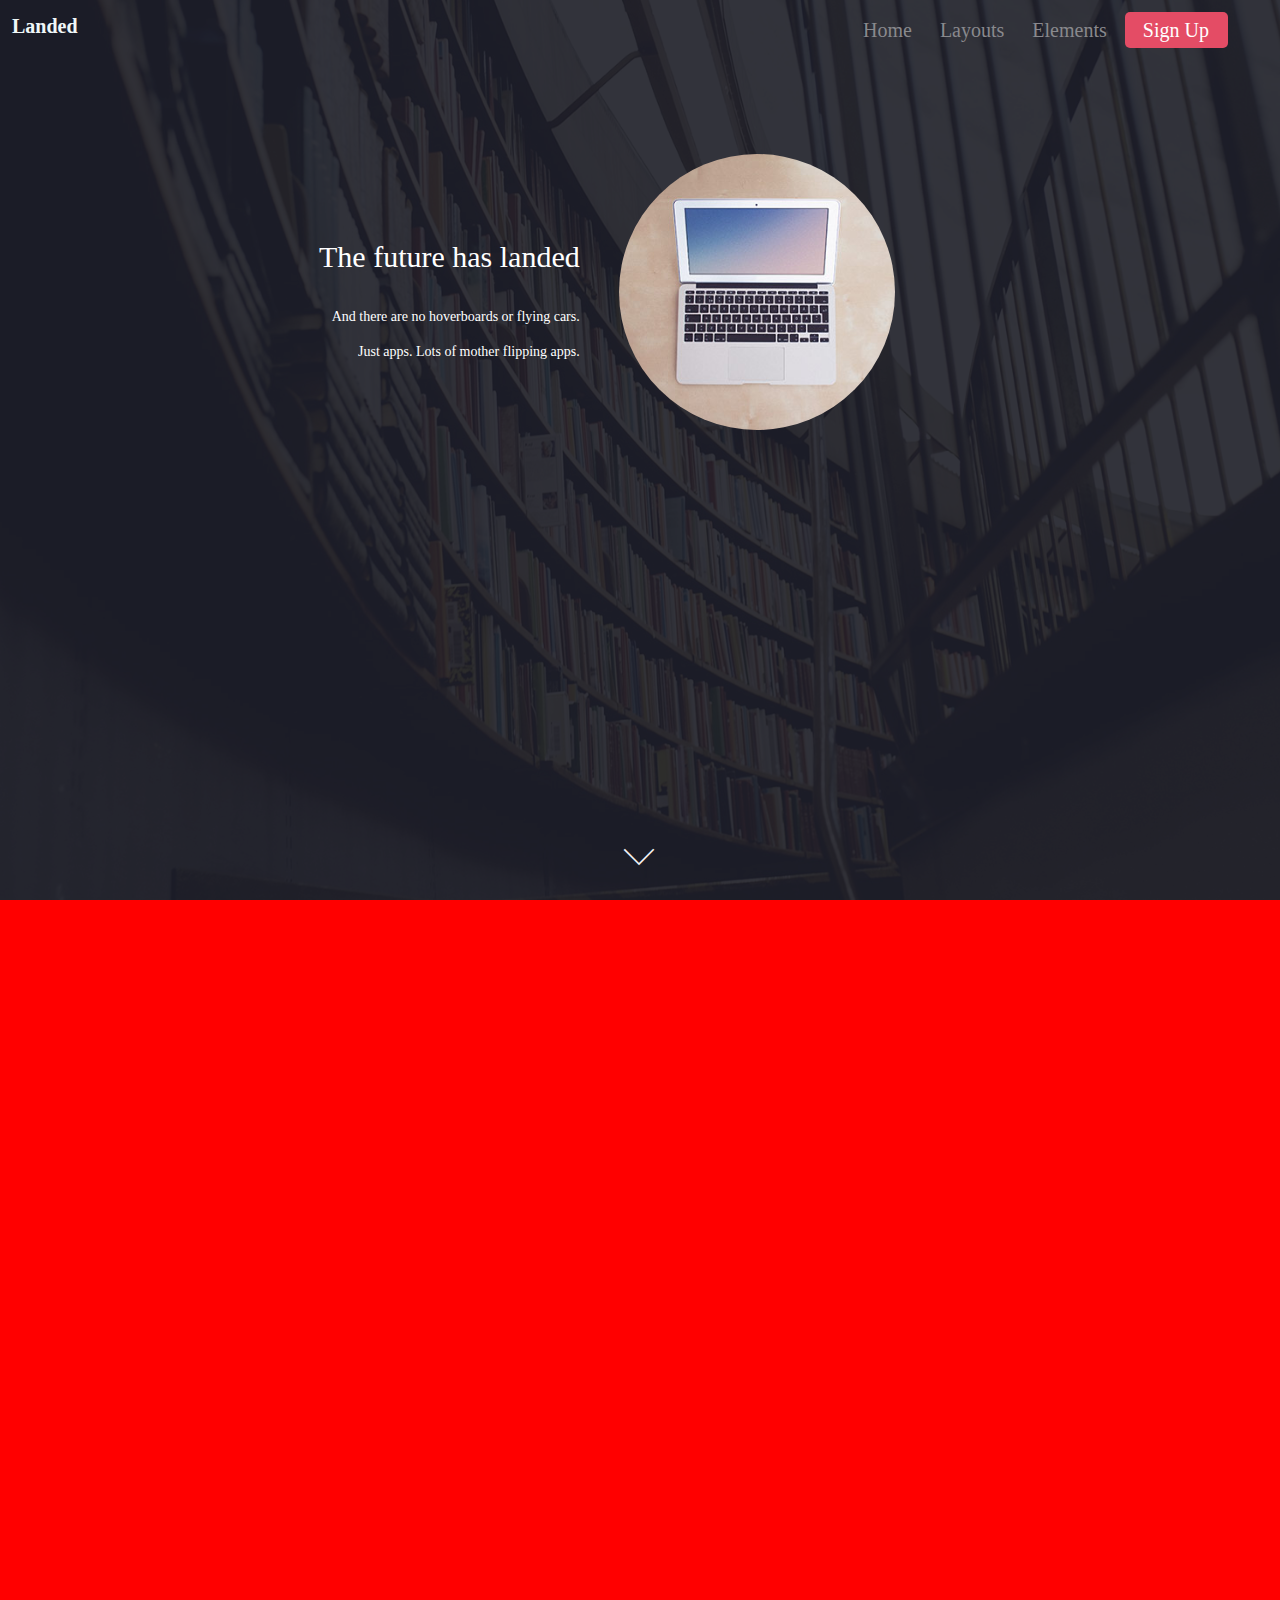
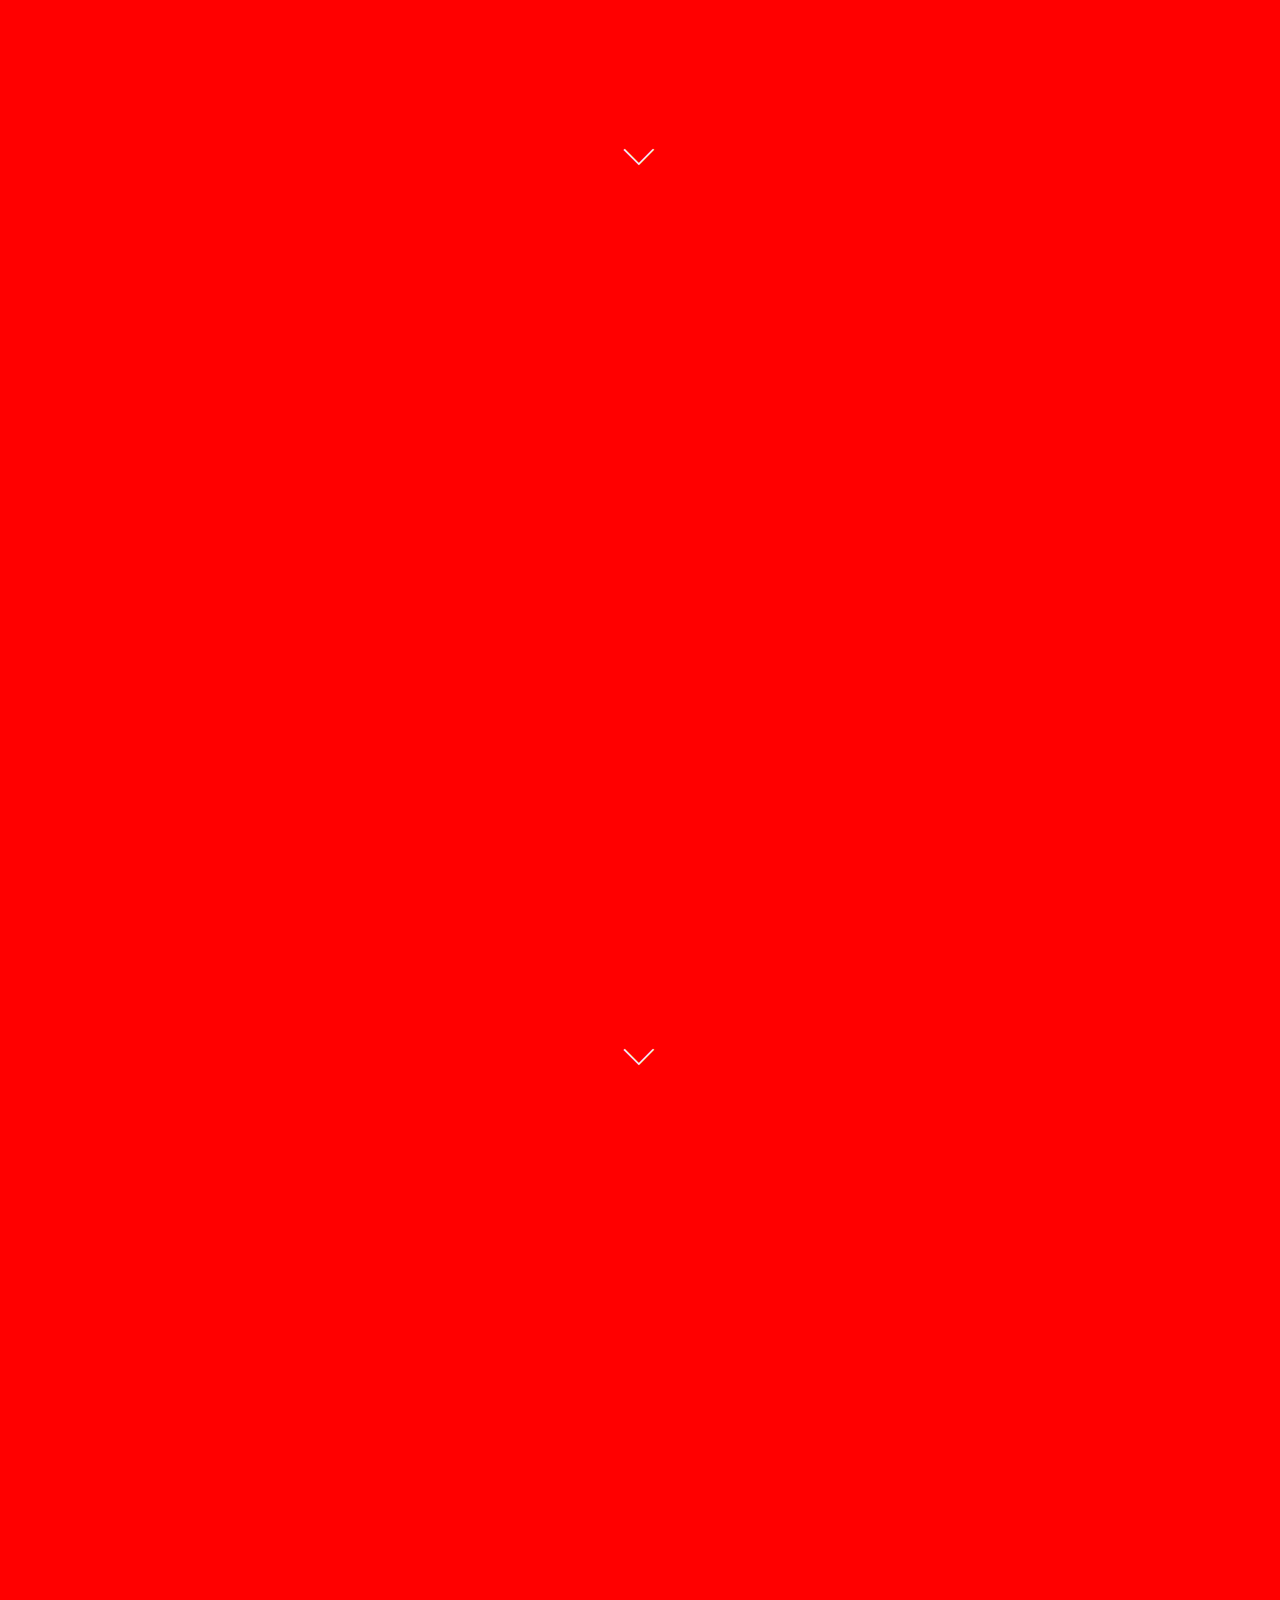
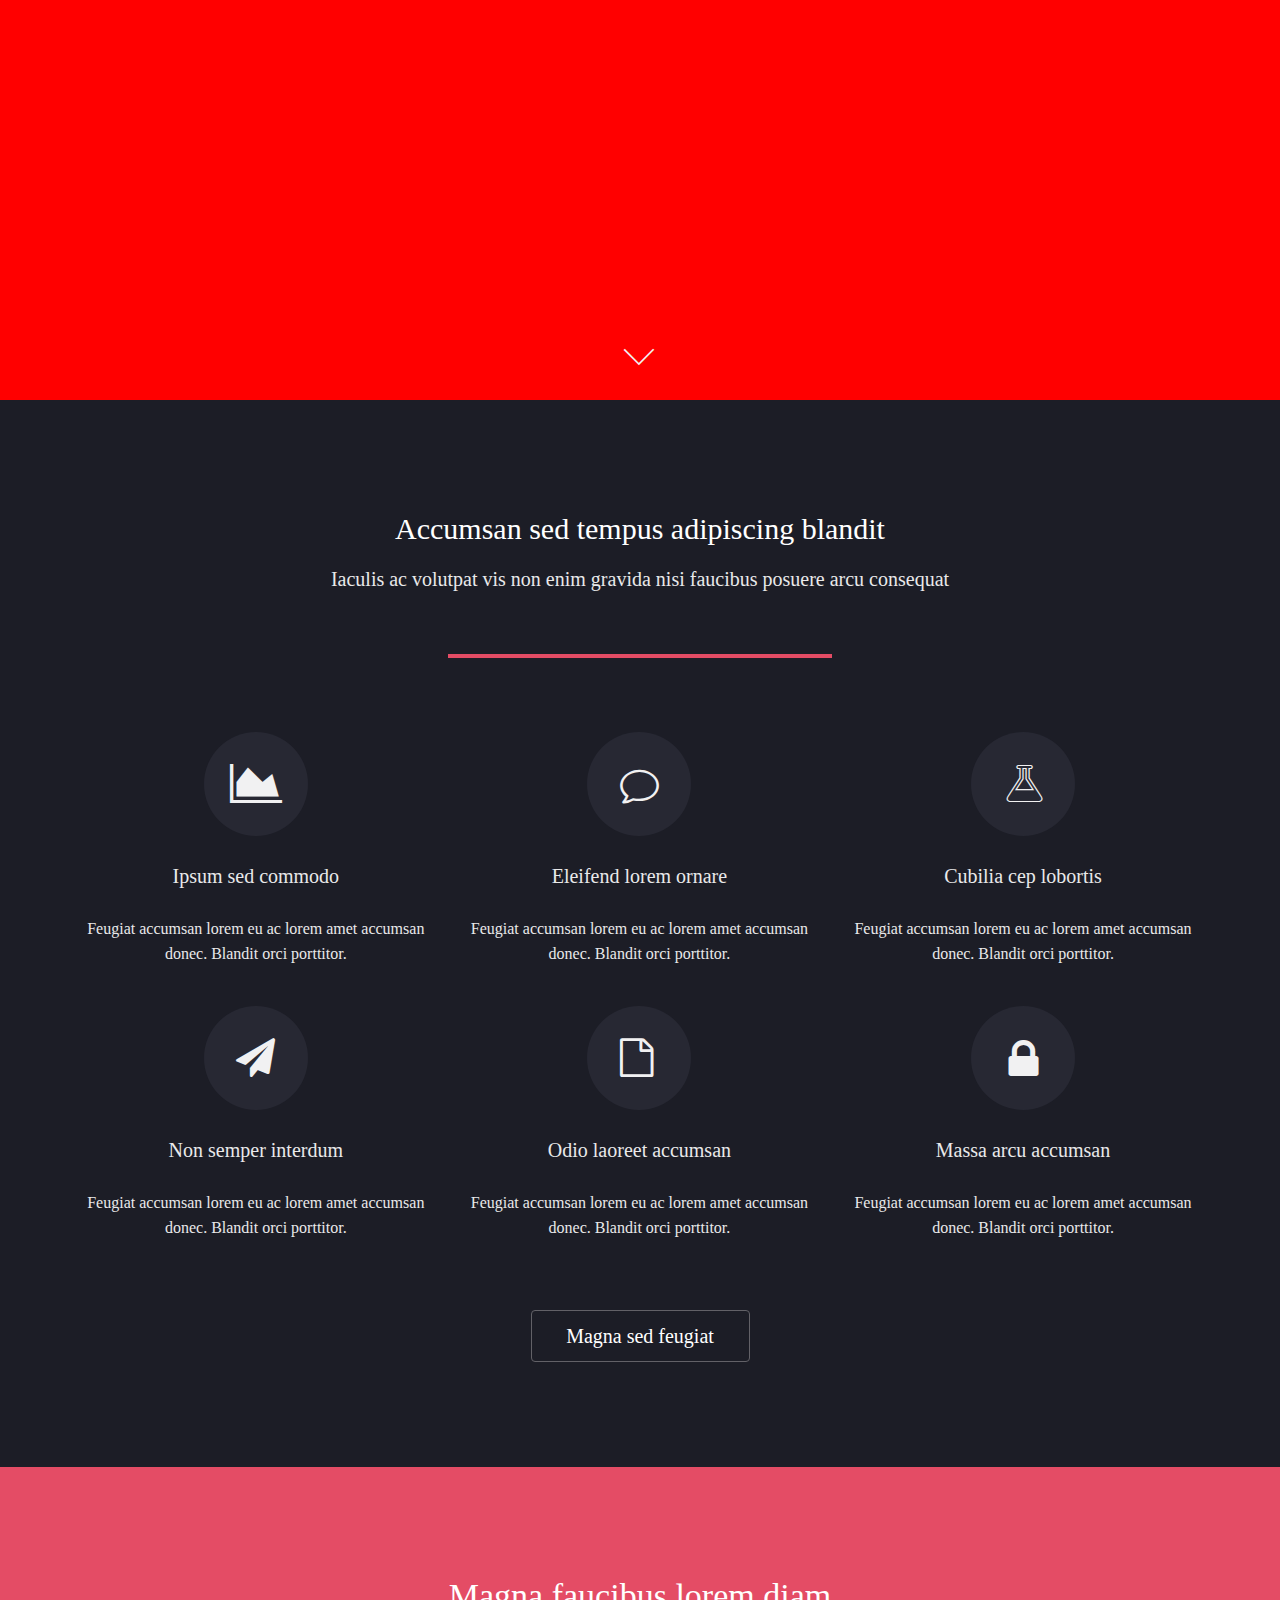
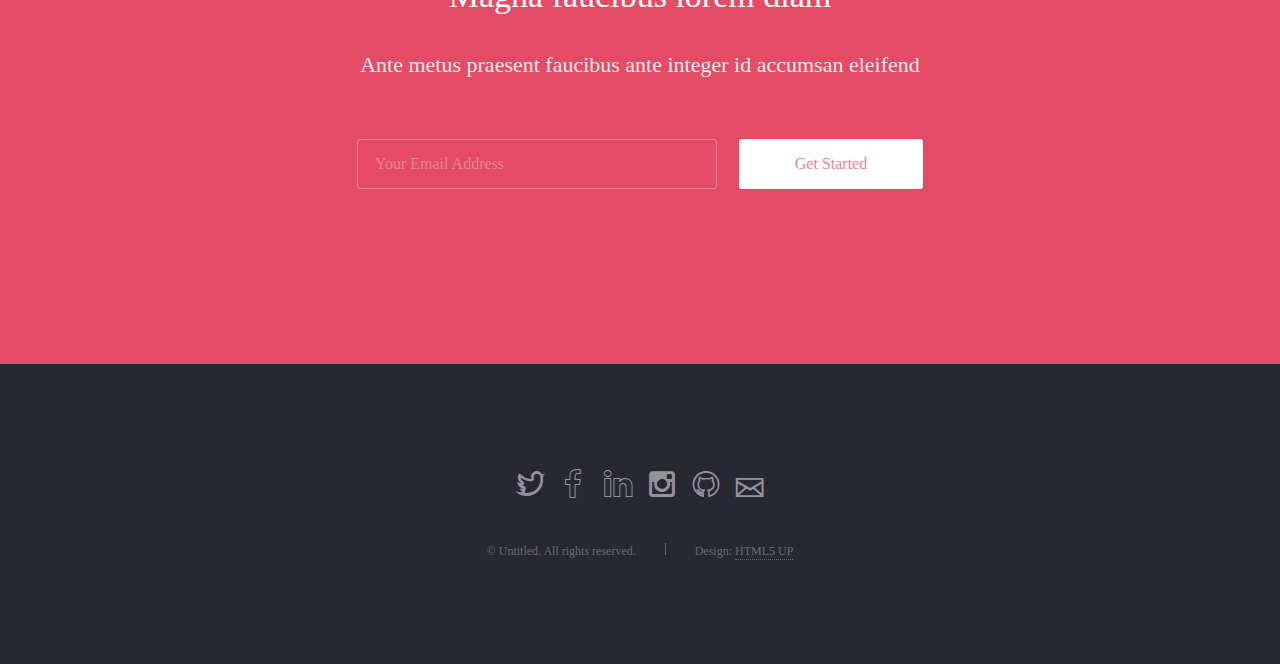
<file: index.html>
<!DOCTYPE html>
<html lang="en">
    <head>
        <meta charset="utf-8">
        <link rel="stylesheet" href="css/index.css">
        <link rel="stylesheet" href="icon/iconfont.css">
        <link rel="stylesheet" href="font_h5rhjarqkd8cl3di/iconfont.css">
    </head>
    <body>
	
	<div class="back">

	<!-- 第一块 -->
		<section>
		<header>
			<h1>
				<a href="">Landed</a>
			</h1>
			<ul>
				<li>
				<a href="">Home</a>
				</li>
				<li>
				<a href="">Layouts</a>
				</li>
				<li>
				<a href="">Elements</a>
				</li>
				<li>
				<a href="">Sign Up</a>
				</li>
			</ul>
		
		</header>
		<div class="zhezhao">

		<div class="one">
		<div class="content">
			<div class="wenzi">
			<h2>The future has landed</h2>
 			<p>And there are no hoverboards or flying cars.<br>
			Just apps. Lots of mother flipping apps.
			</p>
			</div>
			<div class="pic">
				
			</div>
		</div>
		</div>

		<div class="tow">
			<div class="content2">
			<div class="wenzi2">
			<h2>The future has landed</h2>
 			<p>And there are no hoverboards or flying cars.Just apps. Lots of mother flipping apps.
			</p>
			</div>
			<div class="pic2">
				
			</div>
		</div>	
		</div>

		<a href="">
			<i class="iconfont icon-next"></i>
		</a>
		</div>	
		</section>

      <div class="ttt">
		<!-- 第二块 -->
		<div class="chizi">
			<div class="three">
			<div class="item">
				<ul>
					<li>
						<h2>Odio faucibus ipsum integer consequat</h2>
						<p>Nascetur eu nibh vestibulum amet gravida nascetur praesent</p>
					</li>
					<li>
						<p>Feugiat accumsan lorem eu ac lorem amet sed accumsan donec.
									Blandit orci porttitor semper. Arcu phasellus tortor enim mi
									nisi praesent dolor adipiscing. Integer mi sed nascetur cep aliquet
									augue varius tempus lobortis porttitor accumsan consequat
									adipiscing lorem dolor.</p>
					</li>
					<li>
						<p>Morbi enim nascetur et placerat lorem sed iaculis neque ante
									adipiscing adipiscing metus massa. Blandit orci porttitor semper.
									Arcu phasellus tortor enim mi mi nisi praesent adipiscing. Integer
									mi sed nascetur cep aliquet augue varius tempus. Feugiat lorem
									ipsum dolor nullam.</p>
					</li>
				</ul>
			</div>
			</div>

			<div class="four">
				<div class="item2">
					<ul>
						<li>
							<h2>Odio faucibus ipsum integer consequat</h2>
						<p>Nascetur eu nibh vestibulum amet gravida nascetur praesent</p>
						</li>
						<li>
							<p>Feugiat accumsan lorem eu ac lorem amet sed accumsan donec.
									Blandit orci porttitor semper. Arcu phasellus tortor enim mi
									nisi praesent dolor adipiscing. Integer mi sed nascetur cep aliquet
									augue varius tempus lobortis porttitor accumsan consequat
									adipiscing lorem dolor.</p>
						</li>
						<li>
							<p>Morbi enim nascetur et placerat lorem sed iaculis neque ante
									adipiscing adipiscing metus massa. Blandit orci porttitor semper.
									Arcu phasellus tortor enim mi mi nisi praesent adipiscing. Integer
									mi sed nascetur cep aliquet augue varius tempus. Feugiat lorem
									ipsum dolor nullam.</p>
						</li>
					</ul>
				</div>

			</div>

			<a href="">
				<i class="iconfont icon-next"></i>
			</a>

			

		</div>


		<div class="mmm">
		<!-- 第三块 -->
		<div class="ditie">
			

			<div class="five">
			<div class="diright">
				<div class="han">
					<h2>Interdum amet non magna accumsan</h2>
					<p>Nunc commodo accumsan eget id nisi eu col volutpat magna</p>
				</div>
				<p>Feugiat accumsan lorem eu ac lorem amet ac arcu phasellus tortor enim mi mi nisi praesent adipiscing. Integer mi sed nascetur cep aliquet augue varius tempus lobortis porttitor lorem et accumsan consequat adipiscing lorem.</p>
				<ul>
					<li>
					<a href="">Learn More</a>
					</li>
				</ul>
			</div>

			</div>

			<div class="six">
				<div class="dibottom">
					<div class="han2">
					<h2>Interdum amet non magna accumsan</h2>
					<p>Nunc commodo accumsan eget id nisi eu col volutpat magna</p>
				</div>
				<p>Feugiat accumsan lorem eu ac lorem amet ac arcu phasellus tortor enim mi mi nisi praesent adipiscing. Integer mi sed nascetur cep aliquet augue varius tempus lobortis porttitor lorem et accumsan consequat adipiscing lorem.</p>
				<ul>
					<li>
					<a href="">Learn More</a>
					</li>
				</ul>
				</div>
			</div>



			<a href="">
				<i class="iconfont icon-next"></i>
			</a>

		</div>
	

		
		<div class="qqq">
		<!-- 第四块 -->
		<div class="shamo">

			<div class="seven">
			<div class="shamoleft">
				<div class="inter">
					<h2>Interdum amet non magna accumsan</h2>
					<p>Nunc commodo accumsan eget id nisi eu col volutpat magna</p>
				</div>
				<p>Feugiat accumsan lorem eu ac lorem amet ac arcu phasellus tortor enim mi mi nisi praesent adipiscing. Integer mi sed nascetur cep aliquet augue varius tempus lobortis porttitor lorem et accumsan consequat adipiscing lorem.</p>
				<ul>
					<li>
					<a href="">Learn More</a>
					</li>
				</ul>
			</div>
			</div>



			<div class="eight">
				<div class="shamobottom">
					<div class="inter2">
					<h2>Interdum amet non magna accumsan</h2>
					<p>Nunc commodo accumsan eget id nisi eu col volutpat magna</p>
				</div>
				<p>Feugiat accumsan lorem eu ac lorem amet ac arcu phasellus tortor enim mi mi nisi praesent adipiscing. Integer mi sed nascetur cep aliquet augue varius tempus lobortis porttitor lorem et accumsan consequat adipiscing lorem.</p>
				<ul>
					<li>
					<a href="">Learn More</a>
					</li>
				</ul>
				</div>
			</div>

			<a href="">
				<i class="iconfont icon-next"></i>
			</a>
		</div>




		<!-- 第五块 -->
		<div class="accaum">
			<div class="container">
				<div class="sed">
					<h2>Accumsan sed tempus adipiscing blandit</h2>
					<p>Iaculis ac volutpat vis non enim gravida nisi faucibus posuere arcu consequat</p>
					<span></span>
				</div>
				<div class="row">
					<ul>
						<li>
							<i class="iconfont icon-areachart"></i>
							<a href="">
								<h3>Ipsum sed commodo</h3>
								<p>Feugiat accumsan lorem eu ac lorem amet accumsan donec. Blandit orci porttitor.</p>
							</a>
						</li>
						<li>
							<i class="iconfont icon-iconcommentalt"></i>
							<a href="">
								<h3>Eleifend lorem ornare</h3>
								<p>Feugiat accumsan lorem eu ac lorem amet accumsan donec. Blandit orci porttitor.</p>
							</a>
						</li>
						<li>
							<i class="iconfont icon-flask"></i>
							<a href="">
								<h3>Cubilia cep lobortis</h3>
								<p>Feugiat accumsan lorem eu ac lorem amet accumsan donec. Blandit orci porttitor.</p>
							</a>
						</li>
						<li>
							<i class="iconfont icon-paperplane"></i>
							<a href="">
								<h3>Non semper interdum</h3>
								<p>Feugiat accumsan lorem eu ac lorem amet accumsan donec. Blandit orci porttitor.</p>
							</a>
						</li>
						<li>
							<i class="iconfont icon-fontAwesome_file_alt"></i>
							<a href="">
								<h3>Odio laoreet accumsan</h3>
								<p>Feugiat accumsan lorem eu ac lorem amet accumsan donec. Blandit orci porttitor.</p>
							</a>
						</li>
						<li>
							<i class="iconfont icon-fa-lock"></i>
							<a href="">
								<h3>Massa arcu accumsan</h3>
								<p>Feugiat accumsan lorem eu ac lorem amet accumsan donec. Blandit orci porttitor.</p>
							</a>
						</li>
					</ul>
				</div>
				<div class="magna">
					<a href="">Magna sed feugiat </a>
				</div>

			</div>
		</div>

		<!-- 第六块 -->
		<div class="ante">
			<div class="rum">
				<div class="home">
					<h2>Magna faucibus lorem diam</h2>
					<p>Ante metus praesent faucibus ante integer id accumsan eleifend</p>
				</div>
				<div class="shuru">
					<input type="text" class="email" placeholder="Your Email Address">
					<input type="text" class="get" value="Get Started">
				</div>
			</div>

		</div>


		<!-- 第七块 -->
		<div class="foot">
			<ul>
				<li>
					<i class="iconfont icon-twitter"></i>
				</li>
				<li>
					<i class="iconfont icon-facebook"></i>
				</li>
				<li>
					<i class="iconfont icon-linkedin"></i>
				</li>
				<li>
					<i class="iconfont icon-instagram"></i>
				</li>
				<li>
					<i class="iconfont icon-github-copy"></i>
				</li>
				<li>
					<i class="iconfont icon-email"></i>
				</li>
			</ul>
			<ul class="copyright">
				<li>
				© Untitled. All rights reserved.
				</li>
				<span></span>
				<li>
				Design: 
				<a href="">HTML5 UP</a>
				</li>
			</ul>
		</div>



		</div>
		</div>
		</div>







		

	</div>

    </body>
</html>
</file>
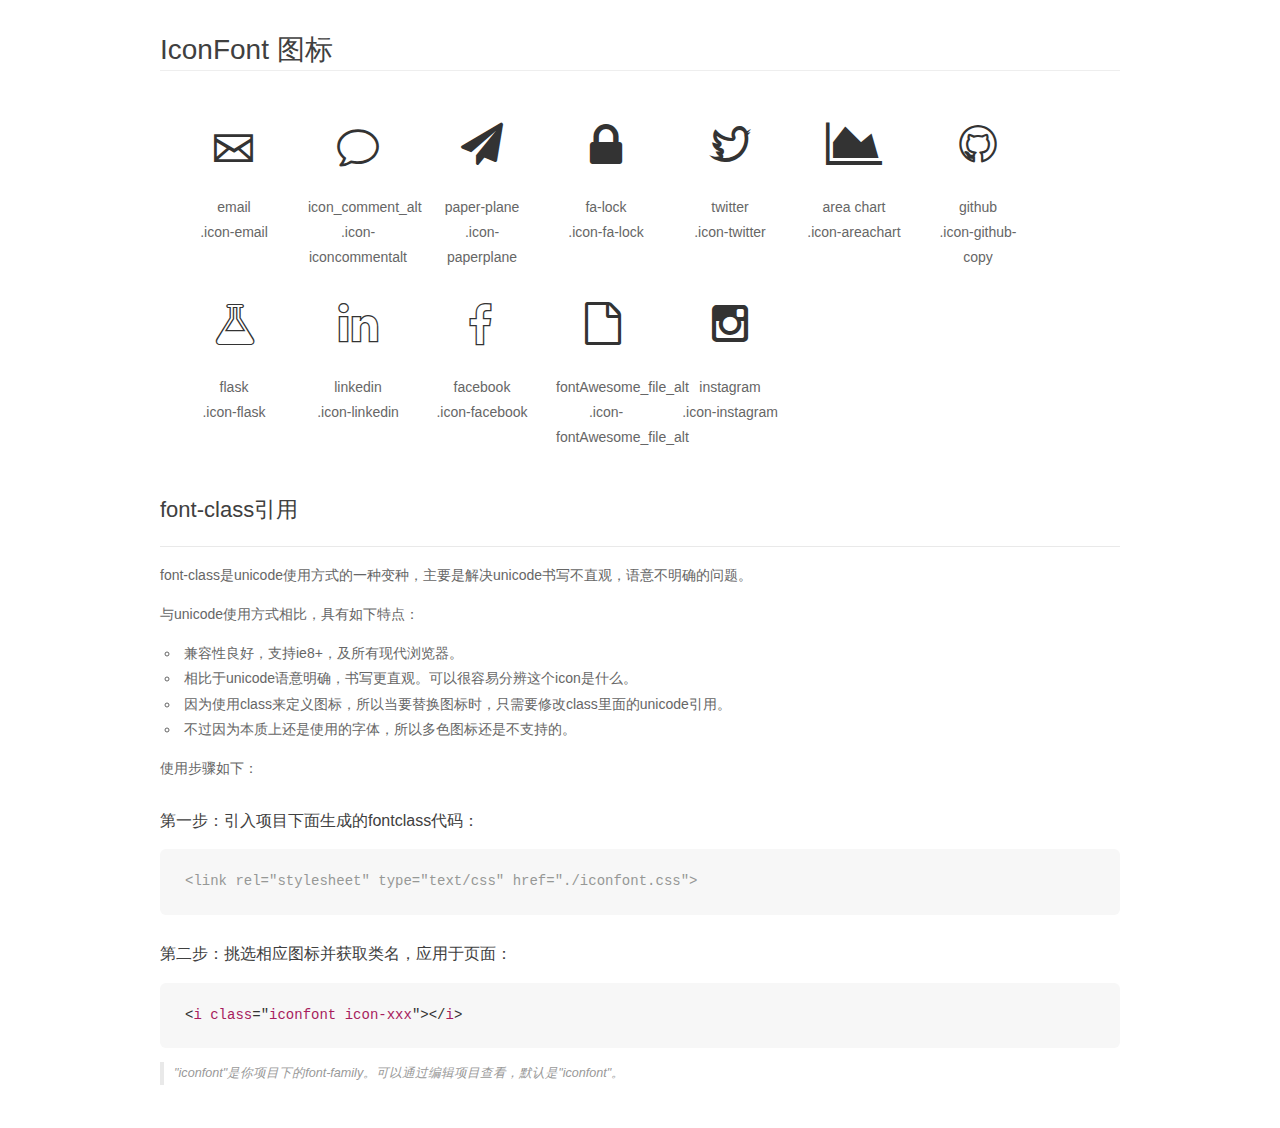
<file: font_h5rhjarqkd8cl3di/demo_fontclass.html>
<!DOCTYPE html>
<html>
<head>
    <meta charset="utf-8"/>
    <title>IconFont</title>
    <link rel="stylesheet" href="demo.css">
    <link rel="stylesheet" href="iconfont.css">
</head>
<body>
    <div class="main markdown">
        <h1>IconFont 图标</h1>
        <ul class="icon_lists clear">
            
                <li>
                <i class="icon iconfont icon-email"></i>
                    <div class="name">email</div>
                    <div class="fontclass">.icon-email</div>
                </li>
            
                <li>
                <i class="icon iconfont icon-iconcommentalt"></i>
                    <div class="name">icon_comment_alt</div>
                    <div class="fontclass">.icon-iconcommentalt</div>
                </li>
            
                <li>
                <i class="icon iconfont icon-paperplane"></i>
                    <div class="name">paper-plane</div>
                    <div class="fontclass">.icon-paperplane</div>
                </li>
            
                <li>
                <i class="icon iconfont icon-fa-lock"></i>
                    <div class="name">fa-lock</div>
                    <div class="fontclass">.icon-fa-lock</div>
                </li>
            
                <li>
                <i class="icon iconfont icon-twitter"></i>
                    <div class="name">twitter</div>
                    <div class="fontclass">.icon-twitter</div>
                </li>
            
                <li>
                <i class="icon iconfont icon-areachart"></i>
                    <div class="name">area chart</div>
                    <div class="fontclass">.icon-areachart</div>
                </li>
            
                <li>
                <i class="icon iconfont icon-github-copy"></i>
                    <div class="name">github</div>
                    <div class="fontclass">.icon-github-copy</div>
                </li>
            
                <li>
                <i class="icon iconfont icon-flask"></i>
                    <div class="name">flask</div>
                    <div class="fontclass">.icon-flask</div>
                </li>
            
                <li>
                <i class="icon iconfont icon-linkedin"></i>
                    <div class="name">linkedin</div>
                    <div class="fontclass">.icon-linkedin</div>
                </li>
            
                <li>
                <i class="icon iconfont icon-facebook"></i>
                    <div class="name">facebook</div>
                    <div class="fontclass">.icon-facebook</div>
                </li>
            
                <li>
                <i class="icon iconfont icon-fontAwesome_file_alt"></i>
                    <div class="name">fontAwesome_file_alt</div>
                    <div class="fontclass">.icon-fontAwesome_file_alt</div>
                </li>
            
                <li>
                <i class="icon iconfont icon-instagram"></i>
                    <div class="name">instagram</div>
                    <div class="fontclass">.icon-instagram</div>
                </li>
            
        </ul>

        <h2 id="font-class-">font-class引用</h2>
        <hr>

        <p>font-class是unicode使用方式的一种变种，主要是解决unicode书写不直观，语意不明确的问题。</p>
        <p>与unicode使用方式相比，具有如下特点：</p>
        <ul>
        <li>兼容性良好，支持ie8+，及所有现代浏览器。</li>
        <li>相比于unicode语意明确，书写更直观。可以很容易分辨这个icon是什么。</li>
        <li>因为使用class来定义图标，所以当要替换图标时，只需要修改class里面的unicode引用。</li>
        <li>不过因为本质上还是使用的字体，所以多色图标还是不支持的。</li>
        </ul>
        <p>使用步骤如下：</p>
        <h3 id="-fontclass-">第一步：引入项目下面生成的fontclass代码：</h3>


        <pre><code class="lang-js hljs javascript"><span class="hljs-comment">&lt;link rel="stylesheet" type="text/css" href="./iconfont.css"&gt;</span></code></pre>
        <h3 id="-">第二步：挑选相应图标并获取类名，应用于页面：</h3>
        <pre><code class="lang-css hljs">&lt;<span class="hljs-selector-tag">i</span> <span class="hljs-selector-tag">class</span>="<span class="hljs-selector-tag">iconfont</span> <span class="hljs-selector-tag">icon-xxx</span>"&gt;&lt;/<span class="hljs-selector-tag">i</span>&gt;</code></pre>
        <blockquote>
        <p>"iconfont"是你项目下的font-family。可以通过编辑项目查看，默认是"iconfont"。</p>
        </blockquote>
    </div>
</body>
</html>
</file>
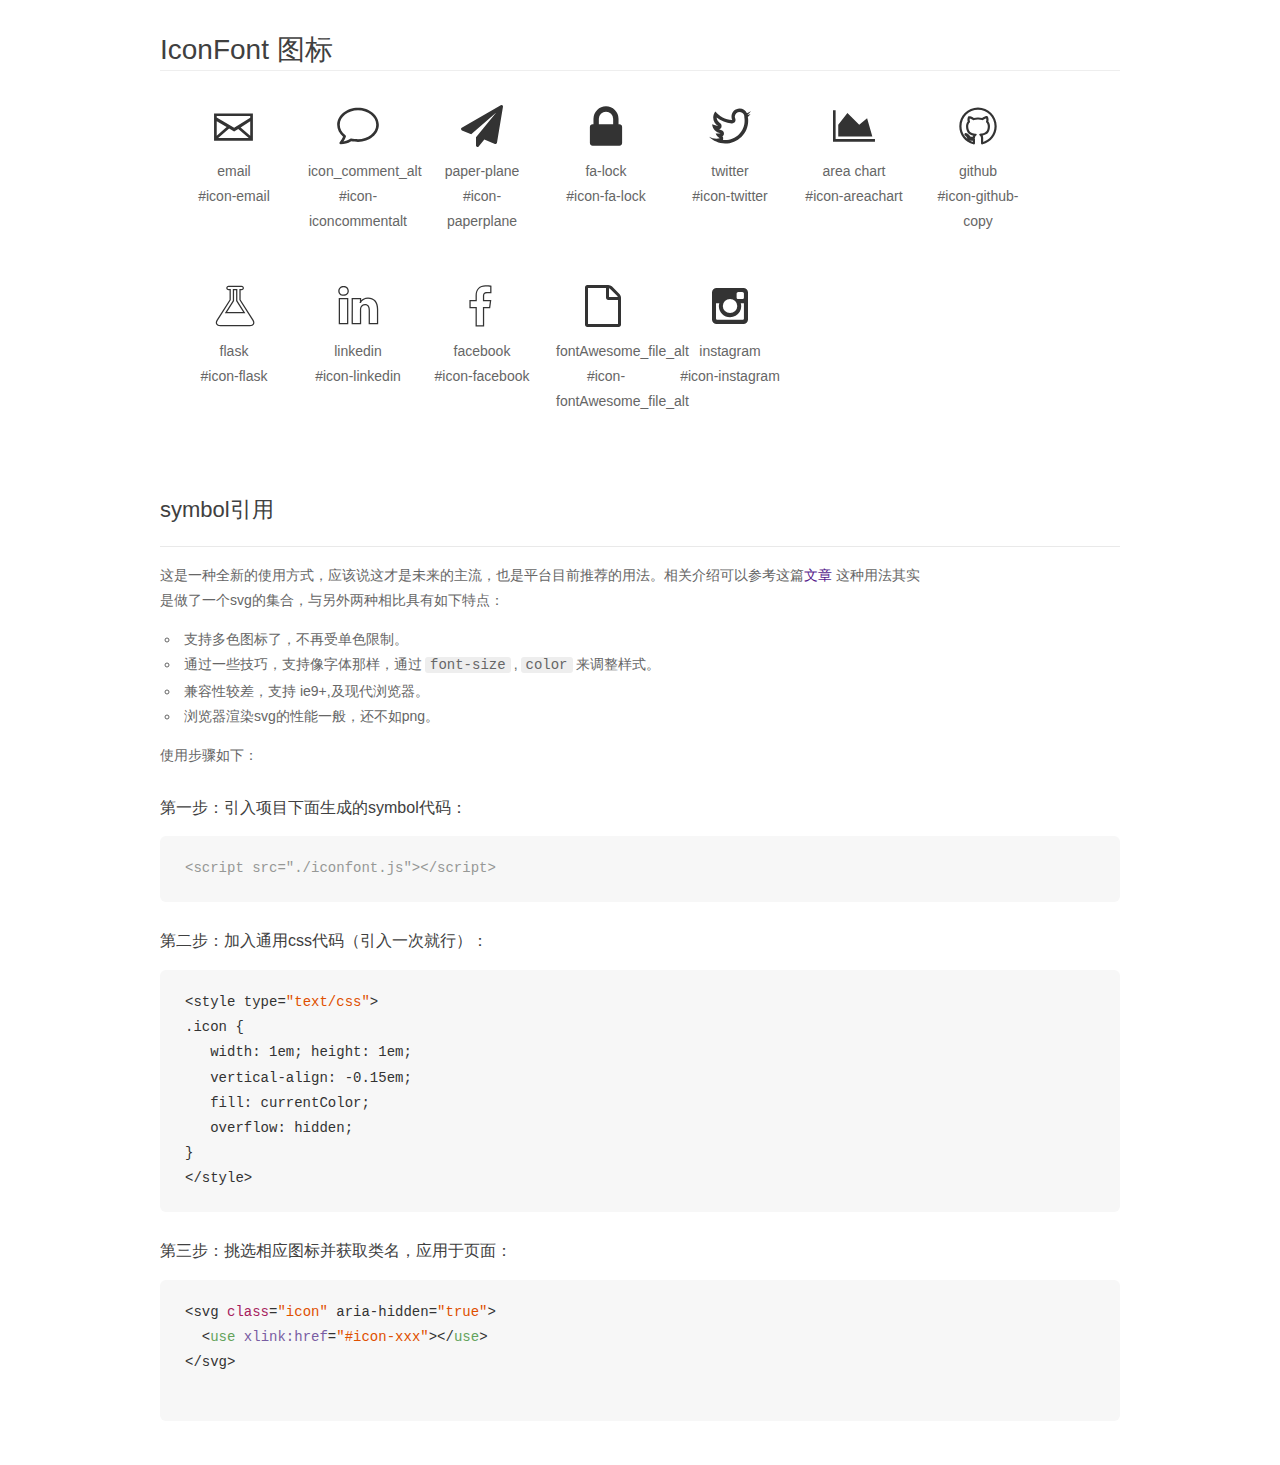
<file: font_h5rhjarqkd8cl3di/demo_symbol.html>
<!DOCTYPE html>
<html>
<head>
    <meta charset="utf-8"/>
    <title>IconFont</title>
    <link rel="stylesheet" href="demo.css">
    <script src="iconfont.js"></script>

    <style type="text/css">
        .icon {
          /* 通过设置 font-size 来改变图标大小 */
          width: 1em; height: 1em;
          /* 图标和文字相邻时，垂直对齐 */
          vertical-align: -0.15em;
          /* 通过设置 color 来改变 SVG 的颜色/fill */
          fill: currentColor;
          /* path 和 stroke 溢出 viewBox 部分在 IE 下会显示
             normalize.css 中也包含这行 */
          overflow: hidden;
        }

    </style>
</head>
<body>
    <div class="main markdown">
        <h1>IconFont 图标</h1>
        <ul class="icon_lists clear">
            
                <li>
                    <svg class="icon" aria-hidden="true">
                        <use xlink:href="#icon-email"></use>
                    </svg>
                    <div class="name">email</div>
                    <div class="fontclass">#icon-email</div>
                </li>
            
                <li>
                    <svg class="icon" aria-hidden="true">
                        <use xlink:href="#icon-iconcommentalt"></use>
                    </svg>
                    <div class="name">icon_comment_alt</div>
                    <div class="fontclass">#icon-iconcommentalt</div>
                </li>
            
                <li>
                    <svg class="icon" aria-hidden="true">
                        <use xlink:href="#icon-paperplane"></use>
                    </svg>
                    <div class="name">paper-plane</div>
                    <div class="fontclass">#icon-paperplane</div>
                </li>
            
                <li>
                    <svg class="icon" aria-hidden="true">
                        <use xlink:href="#icon-fa-lock"></use>
                    </svg>
                    <div class="name">fa-lock</div>
                    <div class="fontclass">#icon-fa-lock</div>
                </li>
            
                <li>
                    <svg class="icon" aria-hidden="true">
                        <use xlink:href="#icon-twitter"></use>
                    </svg>
                    <div class="name">twitter</div>
                    <div class="fontclass">#icon-twitter</div>
                </li>
            
                <li>
                    <svg class="icon" aria-hidden="true">
                        <use xlink:href="#icon-areachart"></use>
                    </svg>
                    <div class="name">area chart</div>
                    <div class="fontclass">#icon-areachart</div>
                </li>
            
                <li>
                    <svg class="icon" aria-hidden="true">
                        <use xlink:href="#icon-github-copy"></use>
                    </svg>
                    <div class="name">github</div>
                    <div class="fontclass">#icon-github-copy</div>
                </li>
            
                <li>
                    <svg class="icon" aria-hidden="true">
                        <use xlink:href="#icon-flask"></use>
                    </svg>
                    <div class="name">flask</div>
                    <div class="fontclass">#icon-flask</div>
                </li>
            
                <li>
                    <svg class="icon" aria-hidden="true">
                        <use xlink:href="#icon-linkedin"></use>
                    </svg>
                    <div class="name">linkedin</div>
                    <div class="fontclass">#icon-linkedin</div>
                </li>
            
                <li>
                    <svg class="icon" aria-hidden="true">
                        <use xlink:href="#icon-facebook"></use>
                    </svg>
                    <div class="name">facebook</div>
                    <div class="fontclass">#icon-facebook</div>
                </li>
            
                <li>
                    <svg class="icon" aria-hidden="true">
                        <use xlink:href="#icon-fontAwesome_file_alt"></use>
                    </svg>
                    <div class="name">fontAwesome_file_alt</div>
                    <div class="fontclass">#icon-fontAwesome_file_alt</div>
                </li>
            
                <li>
                    <svg class="icon" aria-hidden="true">
                        <use xlink:href="#icon-instagram"></use>
                    </svg>
                    <div class="name">instagram</div>
                    <div class="fontclass">#icon-instagram</div>
                </li>
            
        </ul>


        <h2 id="symbol-">symbol引用</h2>
        <hr>

        <p>这是一种全新的使用方式，应该说这才是未来的主流，也是平台目前推荐的用法。相关介绍可以参考这篇<a href="">文章</a>
        这种用法其实是做了一个svg的集合，与另外两种相比具有如下特点：</p>
        <ul>
          <li>支持多色图标了，不再受单色限制。</li>
          <li>通过一些技巧，支持像字体那样，通过<code>font-size</code>,<code>color</code>来调整样式。</li>
          <li>兼容性较差，支持 ie9+,及现代浏览器。</li>
          <li>浏览器渲染svg的性能一般，还不如png。</li>
        </ul>
        <p>使用步骤如下：</p>
        <h3 id="-symbol-">第一步：引入项目下面生成的symbol代码：</h3>
        <pre><code class="lang-js hljs javascript"><span class="hljs-comment">&lt;script src="./iconfont.js"&gt;&lt;/script&gt;</span></code></pre>
        <h3 id="-css-">第二步：加入通用css代码（引入一次就行）：</h3>
        <pre><code class="lang-js hljs javascript">&lt;style type=<span class="hljs-string">"text/css"</span>&gt;
.icon {
   width: <span class="hljs-number">1</span>em; height: <span class="hljs-number">1</span>em;
   vertical-align: <span class="hljs-number">-0.15</span>em;
   fill: currentColor;
   overflow: hidden;
}
&lt;<span class="hljs-regexp">/style&gt;</span></code></pre>
        <h3 id="-">第三步：挑选相应图标并获取类名，应用于页面：</h3>
        <pre><code class="lang-js hljs javascript">&lt;svg <span class="hljs-class"><span class="hljs-keyword">class</span></span>=<span class="hljs-string">"icon"</span> aria-hidden=<span class="hljs-string">"true"</span>&gt;<span class="xml"><span class="hljs-tag">
  &lt;<span class="hljs-name">use</span> <span class="hljs-attr">xlink:href</span>=<span class="hljs-string">"#icon-xxx"</span>&gt;</span><span class="hljs-tag">&lt;/<span class="hljs-name">use</span>&gt;</span>
</span>&lt;<span class="hljs-regexp">/svg&gt;
        </span></code></pre>
    </div>
</body>
</html>
</file>
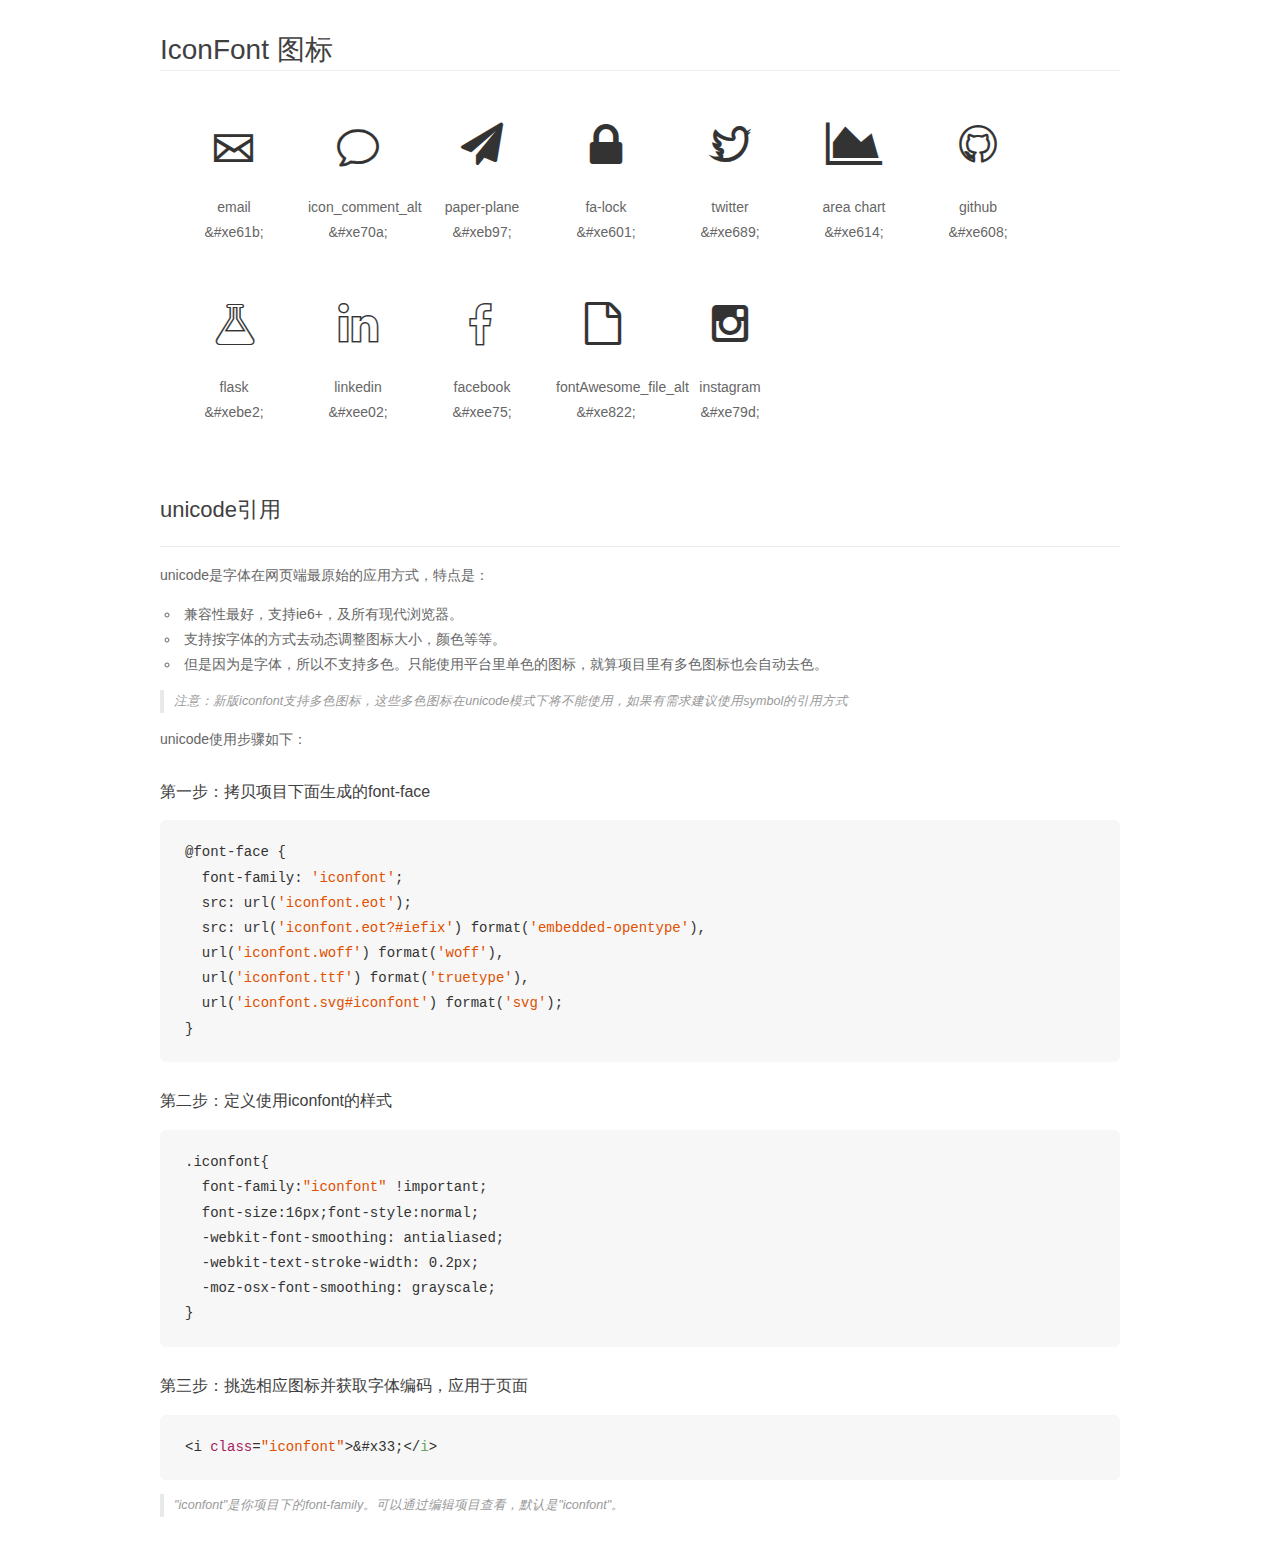
<file: font_h5rhjarqkd8cl3di/demo_unicode.html>
<!DOCTYPE html>
<html>
<head>
    <meta charset="utf-8"/>
    <title>IconFont</title>
    <link rel="stylesheet" href="demo.css">

    <style type="text/css">

        @font-face {font-family: "iconfont";
          src: url('iconfont.eot'); /* IE9*/
          src: url('iconfont.eot#iefix') format('embedded-opentype'), /* IE6-IE8 */
          url('iconfont.woff') format('woff'), /* chrome, firefox */
          url('iconfont.ttf') format('truetype'), /* chrome, firefox, opera, Safari, Android, iOS 4.2+*/
          url('iconfont.svg#iconfont') format('svg'); /* iOS 4.1- */
        }

        .iconfont {
          font-family:"iconfont" !important;
          font-size:16px;
          font-style:normal;
          -webkit-font-smoothing: antialiased;
          -webkit-text-stroke-width: 0.2px;
          -moz-osx-font-smoothing: grayscale;
        }

    </style>
</head>
<body>
    <div class="main markdown">
        <h1>IconFont 图标</h1>
        <ul class="icon_lists clear">
            
                <li>
                <i class="icon iconfont">&#xe61b;</i>
                    <div class="name">email</div>
                    <div class="code">&amp;#xe61b;</div>
                </li>
            
                <li>
                <i class="icon iconfont">&#xe70a;</i>
                    <div class="name">icon_comment_alt</div>
                    <div class="code">&amp;#xe70a;</div>
                </li>
            
                <li>
                <i class="icon iconfont">&#xeb97;</i>
                    <div class="name">paper-plane</div>
                    <div class="code">&amp;#xeb97;</div>
                </li>
            
                <li>
                <i class="icon iconfont">&#xe601;</i>
                    <div class="name">fa-lock</div>
                    <div class="code">&amp;#xe601;</div>
                </li>
            
                <li>
                <i class="icon iconfont">&#xe689;</i>
                    <div class="name">twitter</div>
                    <div class="code">&amp;#xe689;</div>
                </li>
            
                <li>
                <i class="icon iconfont">&#xe614;</i>
                    <div class="name">area chart</div>
                    <div class="code">&amp;#xe614;</div>
                </li>
            
                <li>
                <i class="icon iconfont">&#xe608;</i>
                    <div class="name">github</div>
                    <div class="code">&amp;#xe608;</div>
                </li>
            
                <li>
                <i class="icon iconfont">&#xebe2;</i>
                    <div class="name">flask</div>
                    <div class="code">&amp;#xebe2;</div>
                </li>
            
                <li>
                <i class="icon iconfont">&#xee02;</i>
                    <div class="name">linkedin</div>
                    <div class="code">&amp;#xee02;</div>
                </li>
            
                <li>
                <i class="icon iconfont">&#xee75;</i>
                    <div class="name">facebook</div>
                    <div class="code">&amp;#xee75;</div>
                </li>
            
                <li>
                <i class="icon iconfont">&#xe822;</i>
                    <div class="name">fontAwesome_file_alt</div>
                    <div class="code">&amp;#xe822;</div>
                </li>
            
                <li>
                <i class="icon iconfont">&#xe79d;</i>
                    <div class="name">instagram</div>
                    <div class="code">&amp;#xe79d;</div>
                </li>
            
        </ul>
        <h2 id="unicode-">unicode引用</h2>
        <hr>

        <p>unicode是字体在网页端最原始的应用方式，特点是：</p>
        <ul>
        <li>兼容性最好，支持ie6+，及所有现代浏览器。</li>
        <li>支持按字体的方式去动态调整图标大小，颜色等等。</li>
        <li>但是因为是字体，所以不支持多色。只能使用平台里单色的图标，就算项目里有多色图标也会自动去色。</li>
        </ul>
        <blockquote>
        <p>注意：新版iconfont支持多色图标，这些多色图标在unicode模式下将不能使用，如果有需求建议使用symbol的引用方式</p>
        </blockquote>
        <p>unicode使用步骤如下：</p>
        <h3 id="-font-face">第一步：拷贝项目下面生成的font-face</h3>
        <pre><code class="lang-js hljs javascript">@font-face {
  font-family: <span class="hljs-string">'iconfont'</span>;
  src: url(<span class="hljs-string">'iconfont.eot'</span>);
  src: url(<span class="hljs-string">'iconfont.eot?#iefix'</span>) format(<span class="hljs-string">'embedded-opentype'</span>),
  url(<span class="hljs-string">'iconfont.woff'</span>) format(<span class="hljs-string">'woff'</span>),
  url(<span class="hljs-string">'iconfont.ttf'</span>) format(<span class="hljs-string">'truetype'</span>),
  url(<span class="hljs-string">'iconfont.svg#iconfont'</span>) format(<span class="hljs-string">'svg'</span>);
}
</code></pre>
        <h3 id="-iconfont-">第二步：定义使用iconfont的样式</h3>
        <pre><code class="lang-js hljs javascript">.iconfont{
  font-family:<span class="hljs-string">"iconfont"</span> !important;
  font-size:<span class="hljs-number">16</span>px;font-style:normal;
  -webkit-font-smoothing: antialiased;
  -webkit-text-stroke-width: <span class="hljs-number">0.2</span>px;
  -moz-osx-font-smoothing: grayscale;
}
</code></pre>
        <h3 id="-">第三步：挑选相应图标并获取字体编码，应用于页面</h3>
        <pre><code class="lang-js hljs javascript">&lt;i <span class="hljs-class"><span class="hljs-keyword">class</span></span>=<span class="hljs-string">"iconfont"</span>&gt;&amp;#x33;<span class="xml"><span class="hljs-tag">&lt;/<span class="hljs-name">i</span>&gt;</span></span></code></pre>

        <blockquote>
        <p>"iconfont"是你项目下的font-family。可以通过编辑项目查看，默认是"iconfont"。</p>
        </blockquote>
    </div>


</body>
</html>
</file>
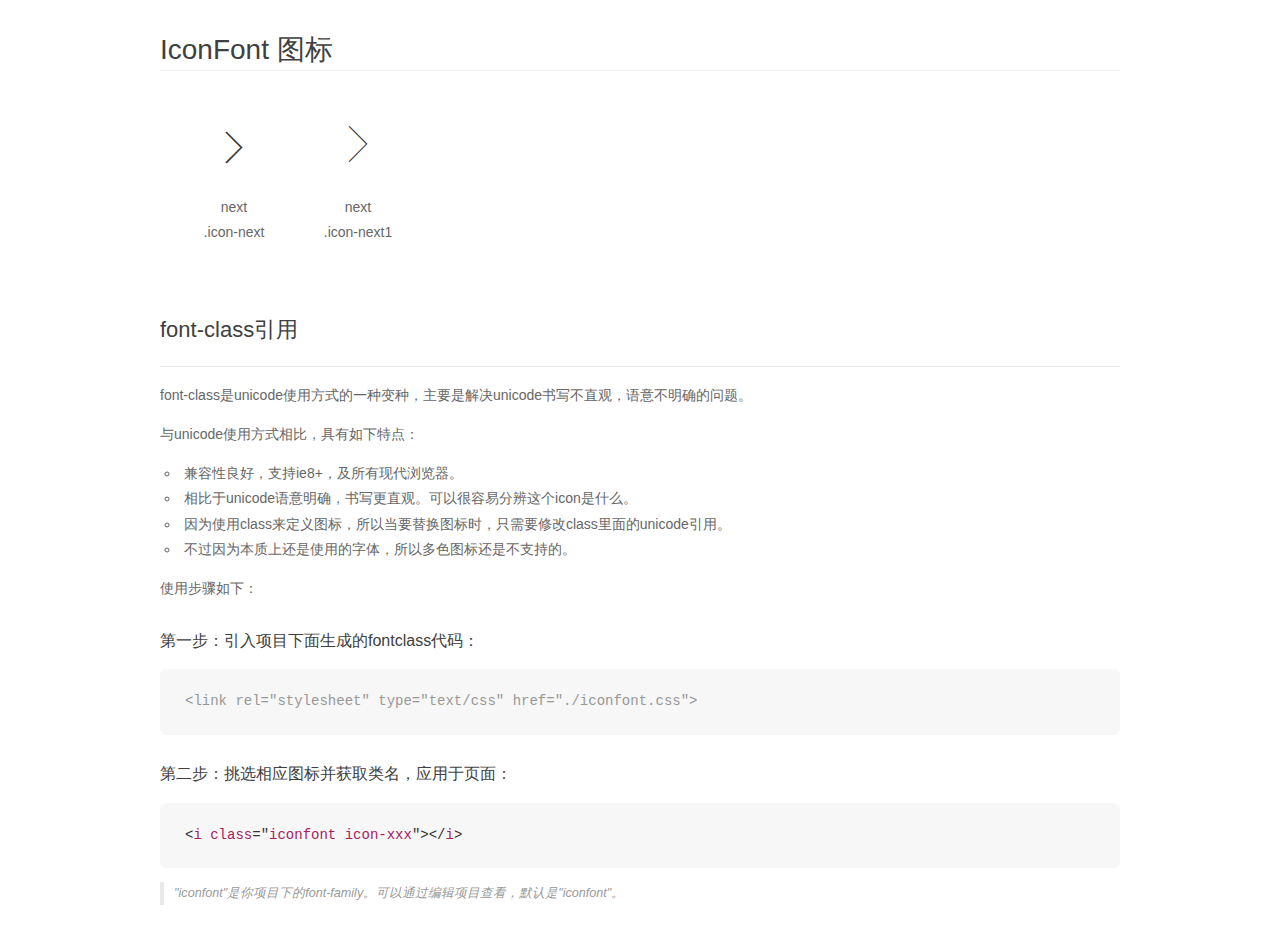
<file: icon/demo_fontclass.html>
<!DOCTYPE html>
<html>
<head>
    <meta charset="utf-8"/>
    <title>IconFont</title>
    <link rel="stylesheet" href="demo.css">
    <link rel="stylesheet" href="iconfont.css">
</head>
<body>
    <div class="main markdown">
        <h1>IconFont 图标</h1>
        <ul class="icon_lists clear">
            
                <li>
                <i class="icon iconfont icon-next"></i>
                    <div class="name">next</div>
                    <div class="fontclass">.icon-next</div>
                </li>
            
                <li>
                <i class="icon iconfont icon-next1"></i>
                    <div class="name">next</div>
                    <div class="fontclass">.icon-next1</div>
                </li>
            
        </ul>

        <h2 id="font-class-">font-class引用</h2>
        <hr>

        <p>font-class是unicode使用方式的一种变种，主要是解决unicode书写不直观，语意不明确的问题。</p>
        <p>与unicode使用方式相比，具有如下特点：</p>
        <ul>
        <li>兼容性良好，支持ie8+，及所有现代浏览器。</li>
        <li>相比于unicode语意明确，书写更直观。可以很容易分辨这个icon是什么。</li>
        <li>因为使用class来定义图标，所以当要替换图标时，只需要修改class里面的unicode引用。</li>
        <li>不过因为本质上还是使用的字体，所以多色图标还是不支持的。</li>
        </ul>
        <p>使用步骤如下：</p>
        <h3 id="-fontclass-">第一步：引入项目下面生成的fontclass代码：</h3>


        <pre><code class="lang-js hljs javascript"><span class="hljs-comment">&lt;link rel="stylesheet" type="text/css" href="./iconfont.css"&gt;</span></code></pre>
        <h3 id="-">第二步：挑选相应图标并获取类名，应用于页面：</h3>
        <pre><code class="lang-css hljs">&lt;<span class="hljs-selector-tag">i</span> <span class="hljs-selector-tag">class</span>="<span class="hljs-selector-tag">iconfont</span> <span class="hljs-selector-tag">icon-xxx</span>"&gt;&lt;/<span class="hljs-selector-tag">i</span>&gt;</code></pre>
        <blockquote>
        <p>"iconfont"是你项目下的font-family。可以通过编辑项目查看，默认是"iconfont"。</p>
        </blockquote>
    </div>
</body>
</html>
</file>
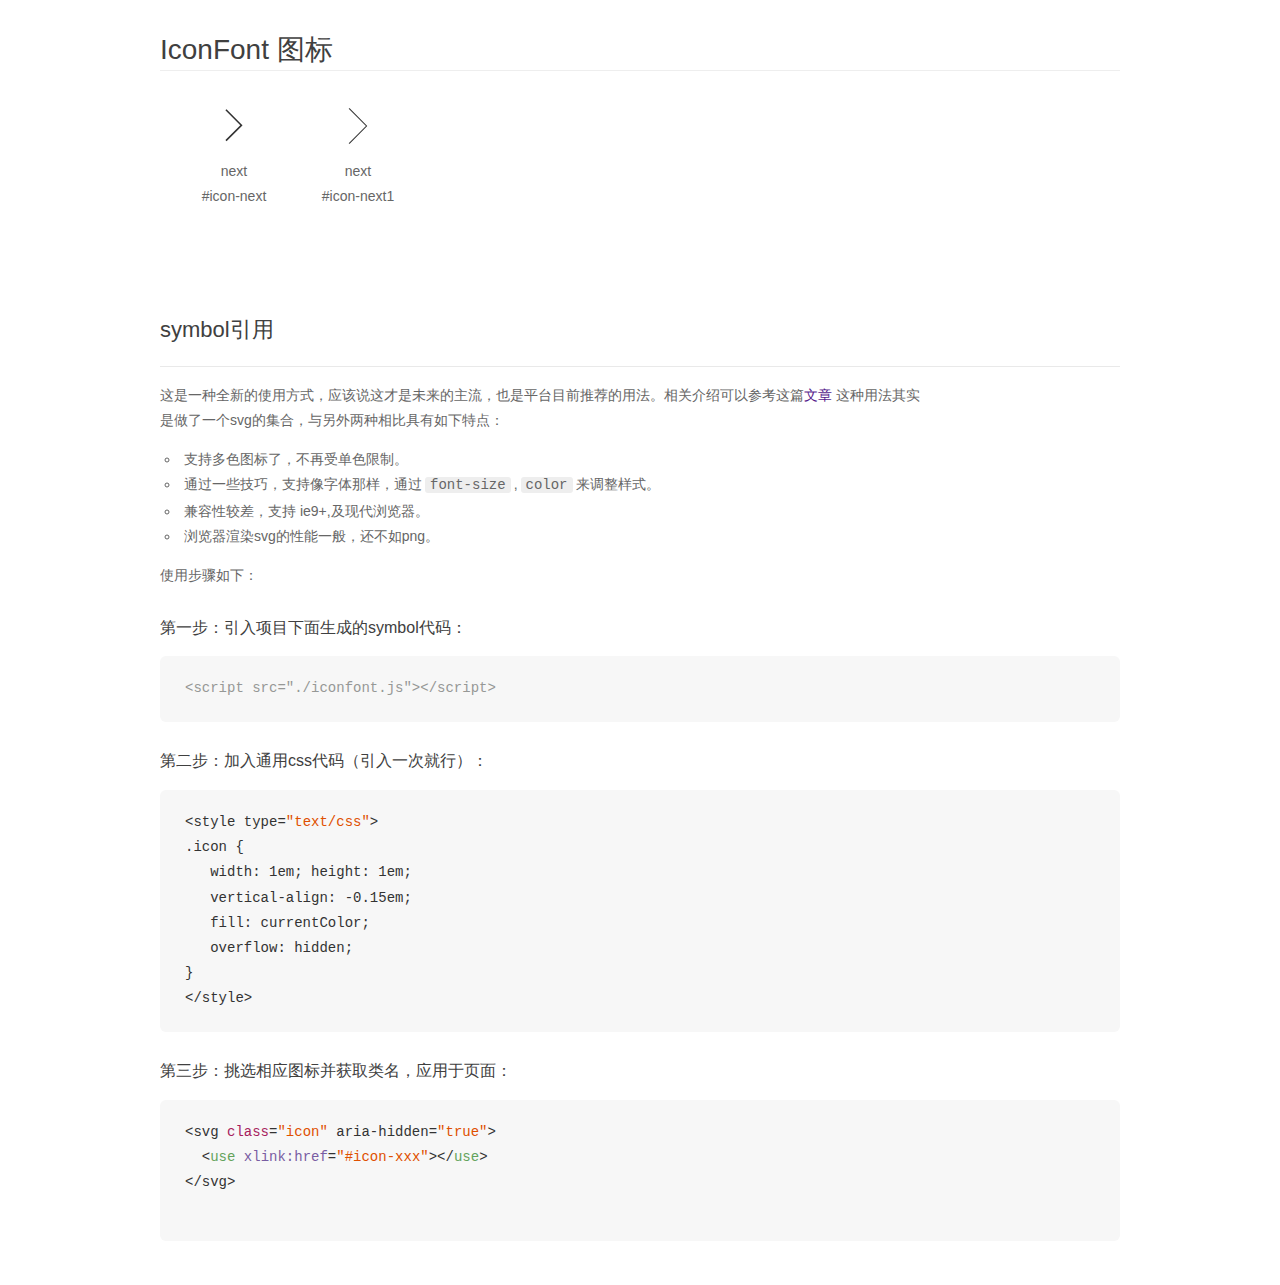
<file: icon/demo_symbol.html>
<!DOCTYPE html>
<html>
<head>
    <meta charset="utf-8"/>
    <title>IconFont</title>
    <link rel="stylesheet" href="demo.css">
    <script src="iconfont.js"></script>

    <style type="text/css">
        .icon {
          /* 通过设置 font-size 来改变图标大小 */
          width: 1em; height: 1em;
          /* 图标和文字相邻时，垂直对齐 */
          vertical-align: -0.15em;
          /* 通过设置 color 来改变 SVG 的颜色/fill */
          fill: currentColor;
          /* path 和 stroke 溢出 viewBox 部分在 IE 下会显示
             normalize.css 中也包含这行 */
          overflow: hidden;
        }

    </style>
</head>
<body>
    <div class="main markdown">
        <h1>IconFont 图标</h1>
        <ul class="icon_lists clear">
            
                <li>
                    <svg class="icon" aria-hidden="true">
                        <use xlink:href="#icon-next"></use>
                    </svg>
                    <div class="name">next</div>
                    <div class="fontclass">#icon-next</div>
                </li>
            
                <li>
                    <svg class="icon" aria-hidden="true">
                        <use xlink:href="#icon-next1"></use>
                    </svg>
                    <div class="name">next</div>
                    <div class="fontclass">#icon-next1</div>
                </li>
            
        </ul>


        <h2 id="symbol-">symbol引用</h2>
        <hr>

        <p>这是一种全新的使用方式，应该说这才是未来的主流，也是平台目前推荐的用法。相关介绍可以参考这篇<a href="">文章</a>
        这种用法其实是做了一个svg的集合，与另外两种相比具有如下特点：</p>
        <ul>
          <li>支持多色图标了，不再受单色限制。</li>
          <li>通过一些技巧，支持像字体那样，通过<code>font-size</code>,<code>color</code>来调整样式。</li>
          <li>兼容性较差，支持 ie9+,及现代浏览器。</li>
          <li>浏览器渲染svg的性能一般，还不如png。</li>
        </ul>
        <p>使用步骤如下：</p>
        <h3 id="-symbol-">第一步：引入项目下面生成的symbol代码：</h3>
        <pre><code class="lang-js hljs javascript"><span class="hljs-comment">&lt;script src="./iconfont.js"&gt;&lt;/script&gt;</span></code></pre>
        <h3 id="-css-">第二步：加入通用css代码（引入一次就行）：</h3>
        <pre><code class="lang-js hljs javascript">&lt;style type=<span class="hljs-string">"text/css"</span>&gt;
.icon {
   width: <span class="hljs-number">1</span>em; height: <span class="hljs-number">1</span>em;
   vertical-align: <span class="hljs-number">-0.15</span>em;
   fill: currentColor;
   overflow: hidden;
}
&lt;<span class="hljs-regexp">/style&gt;</span></code></pre>
        <h3 id="-">第三步：挑选相应图标并获取类名，应用于页面：</h3>
        <pre><code class="lang-js hljs javascript">&lt;svg <span class="hljs-class"><span class="hljs-keyword">class</span></span>=<span class="hljs-string">"icon"</span> aria-hidden=<span class="hljs-string">"true"</span>&gt;<span class="xml"><span class="hljs-tag">
  &lt;<span class="hljs-name">use</span> <span class="hljs-attr">xlink:href</span>=<span class="hljs-string">"#icon-xxx"</span>&gt;</span><span class="hljs-tag">&lt;/<span class="hljs-name">use</span>&gt;</span>
</span>&lt;<span class="hljs-regexp">/svg&gt;
        </span></code></pre>
    </div>
</body>
</html>
</file>
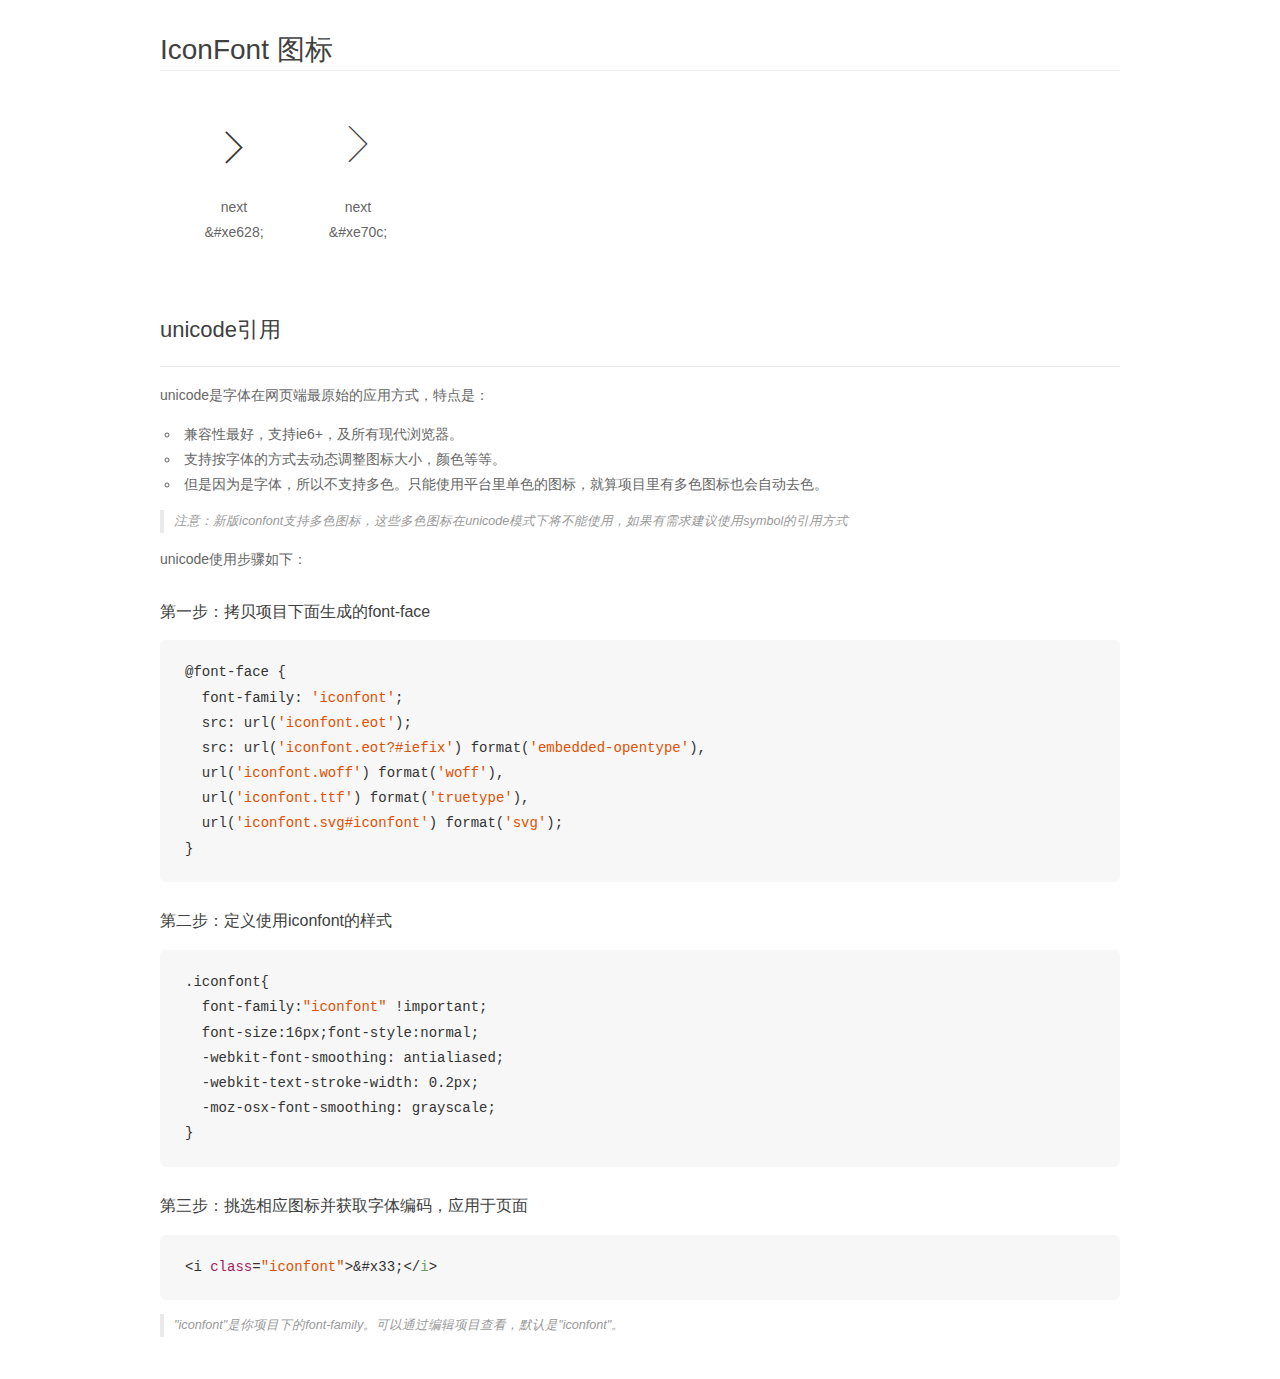
<file: icon/demo_unicode.html>
<!DOCTYPE html>
<html>
<head>
    <meta charset="utf-8"/>
    <title>IconFont</title>
    <link rel="stylesheet" href="demo.css">

    <style type="text/css">

        @font-face {font-family: "iconfont";
          src: url('iconfont.eot'); /* IE9*/
          src: url('iconfont.eot#iefix') format('embedded-opentype'), /* IE6-IE8 */
          url('iconfont.woff') format('woff'), /* chrome, firefox */
          url('iconfont.ttf') format('truetype'), /* chrome, firefox, opera, Safari, Android, iOS 4.2+*/
          url('iconfont.svg#iconfont') format('svg'); /* iOS 4.1- */
        }

        .iconfont {
          font-family:"iconfont" !important;
          font-size:16px;
          font-style:normal;
          -webkit-font-smoothing: antialiased;
          -webkit-text-stroke-width: 0.2px;
          -moz-osx-font-smoothing: grayscale;
        }

    </style>
</head>
<body>
    <div class="main markdown">
        <h1>IconFont 图标</h1>
        <ul class="icon_lists clear">
            
                <li>
                <i class="icon iconfont">&#xe628;</i>
                    <div class="name">next</div>
                    <div class="code">&amp;#xe628;</div>
                </li>
            
                <li>
                <i class="icon iconfont">&#xe70c;</i>
                    <div class="name">next</div>
                    <div class="code">&amp;#xe70c;</div>
                </li>
            
        </ul>
        <h2 id="unicode-">unicode引用</h2>
        <hr>

        <p>unicode是字体在网页端最原始的应用方式，特点是：</p>
        <ul>
        <li>兼容性最好，支持ie6+，及所有现代浏览器。</li>
        <li>支持按字体的方式去动态调整图标大小，颜色等等。</li>
        <li>但是因为是字体，所以不支持多色。只能使用平台里单色的图标，就算项目里有多色图标也会自动去色。</li>
        </ul>
        <blockquote>
        <p>注意：新版iconfont支持多色图标，这些多色图标在unicode模式下将不能使用，如果有需求建议使用symbol的引用方式</p>
        </blockquote>
        <p>unicode使用步骤如下：</p>
        <h3 id="-font-face">第一步：拷贝项目下面生成的font-face</h3>
        <pre><code class="lang-js hljs javascript">@font-face {
  font-family: <span class="hljs-string">'iconfont'</span>;
  src: url(<span class="hljs-string">'iconfont.eot'</span>);
  src: url(<span class="hljs-string">'iconfont.eot?#iefix'</span>) format(<span class="hljs-string">'embedded-opentype'</span>),
  url(<span class="hljs-string">'iconfont.woff'</span>) format(<span class="hljs-string">'woff'</span>),
  url(<span class="hljs-string">'iconfont.ttf'</span>) format(<span class="hljs-string">'truetype'</span>),
  url(<span class="hljs-string">'iconfont.svg#iconfont'</span>) format(<span class="hljs-string">'svg'</span>);
}
</code></pre>
        <h3 id="-iconfont-">第二步：定义使用iconfont的样式</h3>
        <pre><code class="lang-js hljs javascript">.iconfont{
  font-family:<span class="hljs-string">"iconfont"</span> !important;
  font-size:<span class="hljs-number">16</span>px;font-style:normal;
  -webkit-font-smoothing: antialiased;
  -webkit-text-stroke-width: <span class="hljs-number">0.2</span>px;
  -moz-osx-font-smoothing: grayscale;
}
</code></pre>
        <h3 id="-">第三步：挑选相应图标并获取字体编码，应用于页面</h3>
        <pre><code class="lang-js hljs javascript">&lt;i <span class="hljs-class"><span class="hljs-keyword">class</span></span>=<span class="hljs-string">"iconfont"</span>&gt;&amp;#x33;<span class="xml"><span class="hljs-tag">&lt;/<span class="hljs-name">i</span>&gt;</span></span></code></pre>

        <blockquote>
        <p>"iconfont"是你项目下的font-family。可以通过编辑项目查看，默认是"iconfont"。</p>
        </blockquote>
    </div>


</body>
</html>
</file>
<file: css/index.css>
*{
	margin: 0px;
	padding: 0px;
	list-style: none;
	text-decoration: none;
	font-family: "微软雅黑","苹方";
}

.back{
	width: 100%;
	height: auto;
	background: red;
}
header{
	width: 100%;
	height: 60px;
	/* background: black; */
	position: absolute;
	top: 0px;
	z-index: 999;
}
header h1{
	margin-left: 12px;
	line-height: 45px;
	float: left;
}
header h1 a{
	color: #F0F7F8;
	font-size: 20px;
}
header>ul{
	width: 445px;
	height: 100%;
	/* background: pink; */
	float: right;
	overflow: hidden;
}
header>ul>li{
	width: auto;
	height: auto;
	/* background: red; */
	float: left;
	box-sizing: border-box;
	padding-left: 10px;
	margin-left: 18px;
}
header>ul>li>a{

	font-size: 20px;
	line-height: 60px;
	color: #89898D;
}
header>ul>li:last-child{
	width: 103px;
	height: 36px;
	background: #E44C65;
	box-sizing: border-box;
	padding-left: 10px;
	margin-left: 18px;
	margin-top: 12px;
	border-radius: 5px;
}
header>ul>li:last-child a{
	line-height: 36px;
	color: #fff;
	margin-left: 8px;
}
header>ul>li>a:hover{
	color: #AD323B;
}
header>ul>li:last-child a:hover{
	color: #fff;
}
header h1 a:hover{
	color: #AD323B;
}
header>ul>li:last-child:hover{
	background: #ED5F74;
}
section{
	width: 100%;
	height: 100vh;
	background-image: url('../img/banner.jpg');
	background-repeat: no-repeat;
	background-position: center center;
	background-size: cover;
	position: relative;
	background-attachment: fixed;
}
section .zhezhao{
	width: 100%;
	height: 100vh;
	background: rgba(28, 29, 38, 0.9);
	position: relative;
}
.zhezhao .one .content{
	width: 982px;
	height: 100%;
	/* background: red; */
	box-sizing: border-box;
	padding: 104px;
	margin: 0px auto;
	text-align: center;
}
.zhezhao .one .content .wenzi{
	width: auto;
	height: auto;
	/* background: blue; */
	float: left;
	text-align: right;
	margin-top: 120px;
}
.zhezhao .one .content .wenzi h2{
	font-weight: normal;
	font-size: 40px;
	color: #fff;
	line-height: 65px;
}
.zhezhao .one .content .wenzi p{

	font-size: 20px;
	color: #fff;
	margin-top: 10px;
	line-height: 35px;
}
.zhezhao .one .content .pic{
	width: 312px;
	height: 312px;
	background: url('../img/pic01.jpg') no-repeat center;
	background-size: cover;
	border-radius: 50%;
	float: left;
	margin-left: 39px;
	margin-top: 50px;
}
.zhezhao a{
	width: 173px;
	height: 86px;
	/* background: red; */
	display: block;
	position: absolute;
	bottom: 0px;
	right: 0px;
	left: 0px;
	margin: auto;
	text-align: center;
	transform: rotate(90deg);
}
.zhezhao a i{
	color: #F3F3F3;
	line-height: 86px;
	font-size: 40px;
}

.zhezhao .tow .content2{
	width: 90%;
	height: 100%;
	box-sizing: border-box;
	padding: 104px;
	margin: 0px auto;
	text-align: center;
}
.zhezhao .content2 .wenzi2{
	width: auto;
	height: auto;
	text-align: center;
}
.zhezhao .content2 .wenzi2 h2{
	font-weight: normal;
	font-size: 28px;
	color: #fff;
	line-height: 35px;
}
.zhezhao .content2 .wenzi2 p{
	font-size: 14px;
	color: #fff;
	margin-top: 15px;
	line-height: 24px;
}
.zhezhao .content2 .pic2{
	width: 144px;
	height: 144px;
	background: url('../img/pic01.jpg') no-repeat center;
	background-size: cover;
	border-radius: 50%;
	display: inline-block;
	margin-top: 30px;
}
.zhezhao .tow{
	display: none;
}




/* 第二块 */
.chizi{
	width: 100%;
	height: 100vh;
	background: url('../img/pic02.jpg') no-repeat center;
	background-size: cover;
	position: relative;
	background-attachment: fixed;
	overflow: hidden;
}
.chizi .three .item{
	width: 100%;
	height: auto;
	box-sizing: border-box;
	border-top: 6px solid #E44C65;
	padding: 80px 20px 100px 20px;
	background: rgba(28, 29, 38, 0.9);
	position: absolute;
	bottom: -500px;
	/* transition: ease 1s; */
	/* animation: aa2 2s ease forwards; */

}
/* @keyframes aa2{
	0%{
		transform: translateY(700px)
}
    100%{
    	transform: translateY(250px)
    }
} */
.ttt:hover .item{
	transform: translate(0, -500px);

}



.chizi .three .item ul{
	width: 100%;
	height: auto;
	overflow: hidden;
}
.chizi .three .item ul>li{
	width: 33.3%;
	height: auto;
	float: left;
	box-sizing: border-box;
	padding: 0px 45px;
}
.chizi .three .item ul>li>h2{
	font-weight: normal;
	font-size: 30px;
	color: #fff;
	line-height: 50px;
}
.chizi .three .item ul>li>p{
	font-size: 18px;
	color: #9DAAA0;
	margin-top: 10px;
	line-height: 25px;
	font-weight: 200;
}
.chizi .three .item ul>li:first-child>p{
	color: #E9E9EA;
	font-size: 20px;
	line-height: 30px;
}
.chizi a{
	width: 173px;
	height: 86px;
	display: block;
	position: absolute;
	bottom: 0px;
	right: 0px;
	left: 0px;
	margin: auto;
	text-align: center;
	transform: rotate(90deg);
}
.chizi a i{
	color: #F3F3F3;
	line-height: 86px;
	font-size: 40px;
}


.chizi .four .item2{
	width: 100%;
	height: auto;
	box-sizing: border-box;
	border-top: 6px solid #E44C65;
	padding: 40px 0px 50px 0px;
	background: rgba(28, 29, 38, 0.9);
	position: absolute;
	bottom: -500px;
	transition: ease 1s;
}
.ttt:hover .item2{
	transform: translate(0, -500px);

}
.chizi .four .item2 ul{
	width: 90%;
	height: auto;
	margin: 0px auto;
}
.chizi .four .item2 ul li{
	width: 100%;
	height: auto;
	text-align: center;
}
.chizi .four .item2 ul>li>h2{
	font-weight: normal;
	font-size: 30px;
	color: #fff;
	line-height: 50px;
}
.chizi .four .item2 ul>li>p{
	font-size: 16px;
	color: #9DAAA0;
	margin-top: 10px;
	line-height: 25px;
	font-weight: 200;
}
.chizi .four .item2 ul>li:first-child>p{
	color: #E9E9EA;
	font-size: 20px;
	line-height: 30px;
}
.chizi .four{
	display: none;
}








/* 第三块 */
.ditie{
	width: 100%;
	height: 100vh;
	background: url('../img/pic03.jpg') no-repeat center;
	background-size: cover;
	position: relative;
	background-attachment: fixed;
	overflow: hidden;
}
.ditie .five .diright{
	width: 486px;
	height: 100%;
	box-sizing: border-box;
	border-left: 6px solid #5480F1;
	padding: 100px 50px 0px 50px;
	background: rgba(28, 29, 38, 0.9);
	position: absolute;
	right: -500px;
	transition: ease 1s;
}
.mmm:hover .diright{
	transform: translate(-500px, 0px);

}
.ditie .five .diright .han{
	width: 100%;
	height: auto;
}
.ditie .five .diright .han>h2{
	font-weight: normal;
	font-size: 30px;
	color: #fff;
	line-height: 50px;
}
.ditie .five .diright .han>p{
	margin-top: 10px;
	font-weight: 200;
	color: #E9E9EA;
	font-size: 20px;
	line-height: 30px;
}
.ditie .five .diright>p{
	font-size: 18px;
	color: #9DAAA0;
	margin-top: 40px;
	line-height: 25px;
	font-weight: 200;
}
.ditie .five .diright ul{
	width: 100%;
	height: auto;
	box-sizing: border-box;
	padding-top: 42px;
}
.ditie .five .diright ul>li{
	width: 165px;
	height: 52px;
	box-sizing: border-box;
	border: 1px solid #626167;
	border-radius: 4px;
	text-align: center;
}
.ditie .five .diright ul>li>a{
	font-size: 20px;
	color:#fff;
	line-height: 50px;
	font-weight: 200;
}
.ditie .five .diright ul>li:hover a{
	color:#AD323B; 
}
.ditie .five .diright ul>li:hover{
	border: 1px solid #AD323B;
}
.ditie>a{
	width: 173px;
	height: 86px;
	display: block;
	position: absolute;
	bottom: 0px;
	right: 0px;
	left: 0px;
	margin: auto;
	text-align: center;
	transform: rotate(90deg);
}
.ditie a i{
	color: #F3F3F3;
	line-height: 86px;
	font-size: 40px;
}

.ditie .six .dibottom{
	width: 100%;
	height: auto;
	box-sizing: border-box;
	border-top: 6px solid #5480F1;
	padding: 25px 15px 25px 15px;
	background: rgba(28, 29, 38, 0.9);
	position: absolute;
	bottom: -500px;
	transition: ease 1s;
	text-align: center;
}
.mmm:hover .dibottom{
	transform: translate(0px, -500px);

}
.ditie .six .dibottom .han2{
	width: 100%;
	height: auto;
}
.ditie .six .dibottom .han2>h2{
	font-weight: normal;
	font-size: 28px;
	color: #fff;
	line-height: 50px;
}
.ditie .six .dibottom .han2>p{
	margin-top: 10px;
	font-weight: 200;
	color: #E9E9EA;
	font-size: 18px;
	line-height: 30px;
}
.ditie .six .dibottom>p{
	font-size: 16px;
	color: #9DAAA0;
	margin-top: 35px;
	line-height: 20px;
	font-weight: 200;
}
.ditie .six .dibottom ul{
	width: 100%;
	height: auto;
	box-sizing: border-box;
	padding: 42px 0px 50px 0px;
	text-align: center;
}
.ditie .six .dibottom ul>li{
	width: 165px;
	height: 52px;
	display: inline-block;
	box-sizing: border-box;
	border: 1px solid #626167;
	border-radius: 4px;
	text-align: center;
}
.ditie .six .dibottom ul>li>a{
	font-size: 20px;
	color:#fff;
	line-height: 50px;
	font-weight: 200;
}
.ditie .six .dibottom ul>li:hover a{
	color:#AD323B; 
}
.ditie .six .dibottom ul>li:hover{
	border: 1px solid #AD323B;
}

.ditie .six{
	display: none;
}





/* 第四块 */
.shamo{
	width: 100%;
	height: 100vh;
	background: url('../img/pic04.jpg') no-repeat center;
	background-size: cover;
	position: relative;
	background-attachment: fixed;
	overflow: hidden;
}
.shamo .seven .shamoleft{
	width: 486px;
	height: 100%;
	box-sizing: border-box;
	border-right: 6px solid #39C088;
	padding: 100px 50px 0px 50px;
	background: rgba(28, 29, 38, 0.9);
	position: absolute;
	left: -500px;
	transition: ease 1s;
}
.qqq:hover .shamoleft{
	transform: translate(500px, 0px);

}


.shamo .seven .shamoleft .inter{
	width: 100%;
	height: auto;
}
.shamo .seven .shamoleft .inter>h2{
	font-weight: normal;
	font-size: 30px;
	color: #fff;
	line-height: 50px;
}
.shamo .seven .shamoleft .inter>p{
	margin-top: 10px;
	font-weight: 200;
	color: #E9E9EA;
	font-size: 20px;
	line-height: 30px;
}
.shamo .seven .shamoleft>p{
	font-size: 18px;
	color: #9DAAA0;
	margin-top: 40px;
	line-height: 25px;
	font-weight: 200;
}
.shamo .seven .shamoleft ul{
	width: 100%;
	height: auto;
	box-sizing: border-box;
	padding-top: 42px;
}
.shamo .seven .shamoleft ul>li{
	width: 165px;
	height: 52px;
	box-sizing: border-box;
	border: 1px solid #626167;
	border-radius: 4px;
	text-align: center;
}
.shamo .seven .shamoleft ul>li>a{
	font-size: 20px;
	color:#fff;
	line-height: 50px;
	font-weight: 200;
}
.shamo .seven .shamoleft ul>li:hover a{
	color:#AD323B; 
}
.shamo .seven .shamoleft ul>li:hover{
	border: 1px solid #AD323B;
}
.shamo>a{
	width: 173px;
	height: 86px;
	display: block;
	position: absolute;
	bottom: 0px;
	right: 0px;
	left: 0px;
	margin: auto;
	text-align: center;
	transform: rotate(90deg);
}
.shamo a i{
	color: #F3F3F3;
	line-height: 86px;
	font-size: 40px;
}

.shamo .eight .shamobottom{
	width: 100%;
	height: auto;
	box-sizing: border-box;
	border-top: 6px solid #39C088;
	padding: 25px 15px 25px 15px;
	background: rgba(28, 29, 38, 0.9);
	position: absolute;
	bottom: -500px;
	transition: ease 1s;
	text-align: center;
}
.qqq:hover .shamobottom{
	transform: translate(0px, -500px);

}
.shamo .eight .shamobottom .inter2{
	width: 100%;
	height: auto;
}
.shamo .eight .shamobottom .inter2>h2{
	font-weight: normal;
	font-size: 28px;
	color: #fff;
	line-height: 50px;
}
.shamo .eight .shamobottom .inter2>p{
	margin-top: 10px;
	font-weight: 200;
	color: #E9E9EA;
	font-size: 18px;
	line-height: 30px;
}
.shamo .eight .shamobottom>p{
	font-size: 16px;
	color: #9DAAA0;
	margin-top: 35px;
	line-height: 20px;
	font-weight: 200;
}
.shamo .eight .shamobottom ul{
	width: 100%;
	height: auto;
	box-sizing: border-box;
	padding: 42px 0px 50px 0px;
	text-align: center;
}
.shamo .eight .shamobottom ul>li{
	width: 165px;
	height: 52px;
	display: inline-block;
	box-sizing: border-box;
	border: 1px solid #626167;
	border-radius: 4px;
	text-align: center;
}
.shamo .eight .shamobottom ul>li>a{
	font-size: 20px;
	color:#fff;
	line-height: 50px;
	font-weight: 200;
}
.shamo .eight .shamobottom ul>li:hover a{
	color:#AD323B; 
}
.shamo .eight .shamobottom ul>li:hover{
	border: 1px solid #AD323B;
}

.shamo .eight{
	display: none;
}


/* 第五块 */
.accaum{
	width: 100%;
	height: auto;
	background: #1C1D26;
	box-sizing: border-box;
	padding: 104px 0px 0px 0px;
}
.accaum .container{
	width: 90%;
	height: auto;
	/* background: blue; */
	margin: 0px auto;
	text-align: center;
	box-sizing: border-box; 
	padding-bottom: 105px;
}
.accaum .container .sed{
	width: 100%;
	height: auto;
	box-sizing: border-box; 
	padding-bottom: 30px;
}
.accaum .container .sed>h2{
	font-weight: normal;
	font-size: 30px;
	color: #fff;
	line-height: 50px;
}
.accaum .container .sed>p{
	font-weight: 200;
	color: #E9E9EA;
	font-size: 20px;
	line-height: 30px;
	margin: 10px 0px 50px 0px;
}
.accaum .container .sed>span{
	display: inline-block;
	width: 33.3%;
	height: 4px;
	background: #E44C65;
}
.accaum .container .row{
	width: 100%;
	height: auto;
	box-sizing: border-box; 
	padding-bottom: 70px;
}
.accaum .container .row ul{
	width: 100%;
	height: auto;
	overflow: hidden;
}
.accaum .container .row ul>li{
	width: 33.3%;
	height: auto;
	float: left;
	text-align: center;
	box-sizing: border-box;
	padding:40px 15px 0px 15px;
}
.accaum .container .row ul>li>i{
	display: inline-block;
	width: 104px;
	height: 104px;
	background: #272833;
	border-radius: 50%;
	color: #F1F1F2;
	font-size: 39px;
	line-height: 104px;
}
.accaum .container .row ul>li>a{
	display: inline-block;
	width: 100%;
	height: auto;

}
.accaum .container .row ul>li>a>h3{
	font-size: 20px;
	color: #E9E9EA;
	font-weight: 400;
	line-height: 80px;
}
.accaum .container .row ul>li>a>p{
	font-size: 16px;
	color: #E9E9EA;
	font-weight: 200;
	line-height: 25px;
}
.accaum .container .magna{
	width: 219px;
	height: 52px;
	box-sizing: border-box;
	border: 1px solid #626167;
	border-radius: 4px;
	text-align: center;
	display: inline-block;
}
.accaum .container .magna>a{
	font-size: 20px;
	color:#fff;
	line-height: 50px;
	font-weight: 200;
}
.accaum .container .magna:hover a{
	color:#AD323B; 
}
.accaum .container .magna:hover{
	border: 1px solid #AD323B;
}


/* 第六块 */
.ante{
	width: 100%;
	height: auto;
	background: #E44C65;
	box-sizing: border-box;
	padding: 104px 0px 70px 0px;
}
.ante .rum{
	width: 90%;
	height: auto;
	margin: 0px auto;
	text-align: center;
	box-sizing: border-box; 
	padding-bottom: 105px;
}
.ante .rum .home{
	width: 100%;
	height: auto;
	box-sizing: border-box; 
	padding-bottom: 30px;
}
.ante .rum .home>h2{
	font-weight: normal;
	font-size: 34px;
	color: #fff;
	line-height: 50px;
}
.ante .rum .home>p{
	font-weight: 300;
	color: #E9E9EA;
	font-size: 22px;
	line-height: 88px;
}
.ante .rum .shuru{
	width: 100%;
	height: auto;
}
.ante .rum .shuru .email{
	width: 360px;
	height: 50px;
	box-sizing: border-box;
	padding: 0px 17px;
	border: 1px solid #EC8193;
	border-radius: 3px;
	background: #E44C65;
	font-size: 16px;	
	/* outline: none; */
}
input::-webkit-input-placeholder,textarea::-webkit-input-placeholder{
	color:#EC8193;
}
.ante .rum .shuru .get{
	width: 106px;
	height: 50px;
	background: #ffffff;
	border-radius: 3px;
	color:#EC8193;
	padding: 0px 39px;
	text-align: center; 
	font-size: 16px;
	margin-left: 18px;
	/* outline: none; */
	border: 0px;
	/* box-sizing: border-box; */
}
.ante .rum .shuru input{
	outline: none;
}
.ante .rum .shuru .get:hover{
	background: #E65971;
	box-shadow: 0px 0px 0px 1px white inset;
	color:#FFFFFF;
}



/* 第七块 */
.foot{
	width: 100%;
	height: auto;
	box-sizing: border-box;
	padding: 104px 0px;
	background: #272833;
}
.foot ul{
	width: 100%;
	height: auto;
	text-align: center;
}
.foot ul li{
	width: auto;
	height: auto;
	display: inline-block;
	box-sizing: border-box;
	padding: 0px 5px;
}
.foot ul li i{
	color: #939399;
	font-size: 30px;
}
.foot .copyright{
	width: 100%;
	height: auto;
	box-sizing: border-box;
	padding: 40px 0px 0px 0px;
}
.foot .copyright>li{
	font-size: 12px;
	color: #67686F;
}
.foot .copyright span{
	display: inline-block;
	width: 1px;
	height: 12px;
	background: #67686F;
	box-sizing: border-box;
	margin: 0px 20px;
}
.foot .copyright>li>a{
	font-size: 12px;
	color: #67686F;
	display: inline-block;
	box-sizing: border-box;
	border-bottom: 1px dotted #67686F;
}
.foot .copyright>li>a:hover{
	color: #AD323B;
	border-bottom: 0px;
}


@media screen and (max-width: 1280px) {
	.zhezhao .one .content{
		width: 850px;
		}
	.zhezhao .one .content .pic{
		width: 276px;
		height: 276px;
		}
	.zhezhao .one .content .wenzi h2{
		font-size: 30px;
		}
	.zhezhao .one .content .wenzi p{
		font-size: 14px;
		}
	.chizi .item{
		padding: 40px 20px 50px 20px;
	
		}
	.chizi .item ul>li>h2{
		font-size: 26px;
		line-height: 40px;
		}
	.chizi .item ul>li>p{
		font-size: 16px;
		line-height: 25px;
		}
	.chizi .item ul>li:first-child>p{
		font-size: 18px;
		line-height: 30px;
		}
		
}

@media screen and (max-width: 980px) {
	.chizi .four{
		display: block;
		}
	.chizi .three{
		display: none;
		}
	.ditie .six{
		display: block;
		}
	.ditie .five{
		display: none;
		}
	.shamo .eight{
		display: block;
		}
	.shamo .seven{
		display: none;
		}
	.accaum .container .row ul>li{
		width: 50%;
		}
	.ante{
		padding: 54px 0px 20px 0px;
		}
	.ante .rum{
		padding-bottom: 50px;
		}
	.ante .rum .shuru .email{
		width: 60%;
		}
    .ante .rum .shuru .get{
		width: 23%;	
		}
	.ante .rum .home>h2{
		font-size: 28px;
		line-height: 30px;
		}
	.ante .rum .home>p{
		font-size: 18px;
		line-height: 50px;
		}

}

@media screen and (max-width: 868px) {
	.zhezhao .tow{
		display: block;
		}
	.zhezhao .one{
		display: none;

		}

}

@media screen and (max-width: 868px) {
	.ante .rum .shuru .email{
		width: 60%;
		}
    .ante .rum .shuru .get{
		width: 20%;	
		}
}
</file>
<file: icon/iconfont.css>
@font-face {font-family: "iconfont";
  src: url('iconfont.eot?t=1491553391079'); /* IE9*/
  src: url('iconfont.eot?t=1491553391079#iefix') format('embedded-opentype'), /* IE6-IE8 */
  url('iconfont.woff?t=1491553391079') format('woff'), /* chrome, firefox */
  url('iconfont.ttf?t=1491553391079') format('truetype'), /* chrome, firefox, opera, Safari, Android, iOS 4.2+*/
  url('iconfont.svg?t=1491553391079#iconfont') format('svg'); /* iOS 4.1- */
}

.iconfont {
  font-family:"iconfont" !important;
  font-size:16px;
  font-style:normal;
  -webkit-font-smoothing: antialiased;
  -moz-osx-font-smoothing: grayscale;
}

.icon-next:before { content: "\e628"; }

.icon-next1:before { content: "\e70c"; }
</file>
<file: font_h5rhjarqkd8cl3di/iconfont.css>
@font-face {font-family: "iconfont";
  src: url('iconfont.eot?t=1491570460678'); /* IE9*/
  src: url('iconfont.eot?t=1491570460678#iefix') format('embedded-opentype'), /* IE6-IE8 */
  url('iconfont.woff?t=1491570460678') format('woff'), /* chrome, firefox */
  url('iconfont.ttf?t=1491570460678') format('truetype'), /* chrome, firefox, opera, Safari, Android, iOS 4.2+*/
  url('iconfont.svg?t=1491570460678#iconfont') format('svg'); /* iOS 4.1- */
}

.iconfont {
  font-family:"iconfont" !important;
  font-size:16px;
  font-style:normal;
  -webkit-font-smoothing: antialiased;
  -moz-osx-font-smoothing: grayscale;
}

.icon-email:before { content: "\e61b"; }

.icon-iconcommentalt:before { content: "\e70a"; }

.icon-paperplane:before { content: "\eb97"; }

.icon-fa-lock:before { content: "\e601"; }

.icon-twitter:before { content: "\e689"; }

.icon-areachart:before { content: "\e614"; }

.icon-github-copy:before { content: "\e608"; }

.icon-flask:before { content: "\ebe2"; }

.icon-linkedin:before { content: "\ee02"; }

.icon-facebook:before { content: "\ee75"; }

.icon-fontAwesome_file_alt:before { content: "\e822"; }

.icon-instagram:before { content: "\e79d"; }
</file>
<file: font_h5rhjarqkd8cl3di/demo.css>
*{margin: 0;padding: 0;list-style: none;}
/*
KISSY CSS Reset
理念：1. reset 的目的不是清除浏览器的默认样式，这仅是部分工作。清除和重置是紧密不可分的。
2. reset 的目的不是让默认样式在所有浏览器下一致，而是减少默认样式有可能带来的问题。
3. reset 期望提供一套普适通用的基础样式。但没有银弹，推荐根据具体需求，裁剪和修改后再使用。
特色：1. 适应中文；2. 基于最新主流浏览器。
维护：玉伯<lifesinger@gmail.com>, 正淳<ragecarrier@gmail.com>
 */

/** 清除内外边距 **/
body, h1, h2, h3, h4, h5, h6, hr, p, blockquote, /* structural elements 结构元素 */
dl, dt, dd, ul, ol, li, /* list elements 列表元素 */
pre, /* text formatting elements 文本格式元素 */
form, fieldset, legend, button, input, textarea, /* form elements 表单元素 */
th, td /* table elements 表格元素 */ {
  margin: 0;
  padding: 0;
}

/** 设置默认字体 **/
body,
button, input, select, textarea /* for ie */ {
  font: 12px/1.5 tahoma, arial, \5b8b\4f53, sans-serif;
}
h1, h2, h3, h4, h5, h6 { font-size: 100%; }
address, cite, dfn, em, var { font-style: normal; } /* 将斜体扶正 */
code, kbd, pre, samp { font-family: courier new, courier, monospace; } /* 统一等宽字体 */
small { font-size: 12px; } /* 小于 12px 的中文很难阅读，让 small 正常化 */

/** 重置列表元素 **/
ul, ol { list-style: none; }

/** 重置文本格式元素 **/
a { text-decoration: none; }
a:hover { text-decoration: underline; }


/** 重置表单元素 **/
legend { color: #000; } /* for ie6 */
fieldset, img { border: 0; } /* img 搭车：让链接里的 img 无边框 */
button, input, select, textarea { font-size: 100%; } /* 使得表单元素在 ie 下能继承字体大小 */
/* 注：optgroup 无法扶正 */

/** 重置表格元素 **/
table { border-collapse: collapse; border-spacing: 0; }

/* 清除浮动 */
.ks-clear:after, .clear:after {
  content: '\20';
  display: block;
  height: 0;
  clear: both;
}
.ks-clear, .clear {
  *zoom: 1;
}

.main {
  padding: 30px 100px;
width: 960px;
margin: 0 auto;
}
.main h1{font-size:36px; color:#333; text-align:left;margin-bottom:30px; border-bottom: 1px solid #eee;}

.helps{margin-top:40px;}
.helps pre{
  padding:20px;
  margin:10px 0;
  border:solid 1px #e7e1cd;
  background-color: #fffdef;
  overflow: auto;
}

.icon_lists{
  width: 100% !important;

}

.icon_lists li{
  float:left;
  width: 100px;
  height:180px;
  text-align: center;
  list-style: none !important;
}
.icon_lists .icon{
  font-size: 42px;
  line-height: 100px;
  margin: 10px 0;
  color:#333;
  -webkit-transition: font-size 0.25s ease-out 0s;
  -moz-transition: font-size 0.25s ease-out 0s;
  transition: font-size 0.25s ease-out 0s;

}
.icon_lists .icon:hover{
  font-size: 100px;
}



.markdown {
  color: #666;
  font-size: 14px;
  line-height: 1.8;
}

.highlight {
  line-height: 1.5;
}

.markdown img {
  vertical-align: middle;
  max-width: 100%;
}

.markdown h1 {
  color: #404040;
  font-weight: 500;
  line-height: 40px;
  margin-bottom: 24px;
}

.markdown h2,
.markdown h3,
.markdown h4,
.markdown h5,
.markdown h6 {
  color: #404040;
  margin: 1.6em 0 0.6em 0;
  font-weight: 500;
  clear: both;
}

.markdown h1 {
  font-size: 28px;
}

.markdown h2 {
  font-size: 22px;
}

.markdown h3 {
  font-size: 16px;
}

.markdown h4 {
  font-size: 14px;
}

.markdown h5 {
  font-size: 12px;
}

.markdown h6 {
  font-size: 12px;
}

.markdown hr {
  height: 1px;
  border: 0;
  background: #e9e9e9;
  margin: 16px 0;
  clear: both;
}

.markdown p,
.markdown pre {
  margin: 1em 0;
}

.markdown > p,
.markdown > blockquote,
.markdown > .highlight,
.markdown > ol,
.markdown > ul {
  width: 80%;
}

.markdown ul > li {
  list-style: circle;
}

.markdown > ul li,
.markdown blockquote ul > li {
  margin-left: 20px;
  padding-left: 4px;
}

.markdown > ul li p,
.markdown > ol li p {
  margin: 0.6em 0;
}

.markdown ol > li {
  list-style: decimal;
}

.markdown > ol li,
.markdown blockquote ol > li {
  margin-left: 20px;
  padding-left: 4px;
}

.markdown code {
  margin: 0 3px;
  padding: 0 5px;
  background: #eee;
  border-radius: 3px;
}

.markdown pre {
  border-radius: 6px;
  background: #f7f7f7;
  padding: 20px;
}

.markdown pre code {
  border: none;
  background: #f7f7f7;
  margin: 0;
}

.markdown strong,
.markdown b {
  font-weight: 600;
}

.markdown > table {
  border-collapse: collapse;
  border-spacing: 0px;
  empty-cells: show;
  border: 1px solid #e9e9e9;
  width: 95%;
  margin-bottom: 24px;
}

.markdown > table th {
  white-space: nowrap;
  color: #333;
  font-weight: 600;

}

.markdown > table th,
.markdown > table td {
  border: 1px solid #e9e9e9;
  padding: 8px 16px;
  text-align: left;
}

.markdown > table th {
  background: #F7F7F7;
}

.markdown blockquote {
  font-size: 90%;
  color: #999;
  border-left: 4px solid #e9e9e9;
  padding-left: 0.8em;
  margin: 1em 0;
  font-style: italic;
}

.markdown blockquote p {
  margin: 0;
}

.markdown .anchor {
  opacity: 0;
  transition: opacity 0.3s ease;
  margin-left: 8px;
}

.markdown .waiting {
  color: #ccc;
}

.markdown h1:hover .anchor,
.markdown h2:hover .anchor,
.markdown h3:hover .anchor,
.markdown h4:hover .anchor,
.markdown h5:hover .anchor,
.markdown h6:hover .anchor {
  opacity: 1;
  display: inline-block;
}

.markdown > br,
.markdown > p > br {
  clear: both;
}


.hljs {
  display: block;
  background: white;
  padding: 0.5em;
  color: #333333;
  overflow-x: auto;
}

.hljs-comment,
.hljs-meta {
  color: #969896;
}

.hljs-string,
.hljs-variable,
.hljs-template-variable,
.hljs-strong,
.hljs-emphasis,
.hljs-quote {
  color: #df5000;
}

.hljs-keyword,
.hljs-selector-tag,
.hljs-type {
  color: #a71d5d;
}

.hljs-literal,
.hljs-symbol,
.hljs-bullet,
.hljs-attribute {
  color: #0086b3;
}

.hljs-section,
.hljs-name {
  color: #63a35c;
}

.hljs-tag {
  color: #333333;
}

.hljs-title,
.hljs-attr,
.hljs-selector-id,
.hljs-selector-class,
.hljs-selector-attr,
.hljs-selector-pseudo {
  color: #795da3;
}

.hljs-addition {
  color: #55a532;
  background-color: #eaffea;
}

.hljs-deletion {
  color: #bd2c00;
  background-color: #ffecec;
}

.hljs-link {
  text-decoration: underline;
}

pre{
  background: #fff;
}
</file>
<file: icon/demo.css>
*{margin: 0;padding: 0;list-style: none;}
/*
KISSY CSS Reset
理念：1. reset 的目的不是清除浏览器的默认样式，这仅是部分工作。清除和重置是紧密不可分的。
2. reset 的目的不是让默认样式在所有浏览器下一致，而是减少默认样式有可能带来的问题。
3. reset 期望提供一套普适通用的基础样式。但没有银弹，推荐根据具体需求，裁剪和修改后再使用。
特色：1. 适应中文；2. 基于最新主流浏览器。
维护：玉伯<lifesinger@gmail.com>, 正淳<ragecarrier@gmail.com>
 */

/** 清除内外边距 **/
body, h1, h2, h3, h4, h5, h6, hr, p, blockquote, /* structural elements 结构元素 */
dl, dt, dd, ul, ol, li, /* list elements 列表元素 */
pre, /* text formatting elements 文本格式元素 */
form, fieldset, legend, button, input, textarea, /* form elements 表单元素 */
th, td /* table elements 表格元素 */ {
  margin: 0;
  padding: 0;
}

/** 设置默认字体 **/
body,
button, input, select, textarea /* for ie */ {
  font: 12px/1.5 tahoma, arial, \5b8b\4f53, sans-serif;
}
h1, h2, h3, h4, h5, h6 { font-size: 100%; }
address, cite, dfn, em, var { font-style: normal; } /* 将斜体扶正 */
code, kbd, pre, samp { font-family: courier new, courier, monospace; } /* 统一等宽字体 */
small { font-size: 12px; } /* 小于 12px 的中文很难阅读，让 small 正常化 */

/** 重置列表元素 **/
ul, ol { list-style: none; }

/** 重置文本格式元素 **/
a { text-decoration: none; }
a:hover { text-decoration: underline; }


/** 重置表单元素 **/
legend { color: #000; } /* for ie6 */
fieldset, img { border: 0; } /* img 搭车：让链接里的 img 无边框 */
button, input, select, textarea { font-size: 100%; } /* 使得表单元素在 ie 下能继承字体大小 */
/* 注：optgroup 无法扶正 */

/** 重置表格元素 **/
table { border-collapse: collapse; border-spacing: 0; }

/* 清除浮动 */
.ks-clear:after, .clear:after {
  content: '\20';
  display: block;
  height: 0;
  clear: both;
}
.ks-clear, .clear {
  *zoom: 1;
}

.main {
  padding: 30px 100px;
width: 960px;
margin: 0 auto;
}
.main h1{font-size:36px; color:#333; text-align:left;margin-bottom:30px; border-bottom: 1px solid #eee;}

.helps{margin-top:40px;}
.helps pre{
  padding:20px;
  margin:10px 0;
  border:solid 1px #e7e1cd;
  background-color: #fffdef;
  overflow: auto;
}

.icon_lists{
  width: 100% !important;

}

.icon_lists li{
  float:left;
  width: 100px;
  height:180px;
  text-align: center;
  list-style: none !important;
}
.icon_lists .icon{
  font-size: 42px;
  line-height: 100px;
  margin: 10px 0;
  color:#333;
  -webkit-transition: font-size 0.25s ease-out 0s;
  -moz-transition: font-size 0.25s ease-out 0s;
  transition: font-size 0.25s ease-out 0s;

}
.icon_lists .icon:hover{
  font-size: 100px;
}



.markdown {
  color: #666;
  font-size: 14px;
  line-height: 1.8;
}

.highlight {
  line-height: 1.5;
}

.markdown img {
  vertical-align: middle;
  max-width: 100%;
}

.markdown h1 {
  color: #404040;
  font-weight: 500;
  line-height: 40px;
  margin-bottom: 24px;
}

.markdown h2,
.markdown h3,
.markdown h4,
.markdown h5,
.markdown h6 {
  color: #404040;
  margin: 1.6em 0 0.6em 0;
  font-weight: 500;
  clear: both;
}

.markdown h1 {
  font-size: 28px;
}

.markdown h2 {
  font-size: 22px;
}

.markdown h3 {
  font-size: 16px;
}

.markdown h4 {
  font-size: 14px;
}

.markdown h5 {
  font-size: 12px;
}

.markdown h6 {
  font-size: 12px;
}

.markdown hr {
  height: 1px;
  border: 0;
  background: #e9e9e9;
  margin: 16px 0;
  clear: both;
}

.markdown p,
.markdown pre {
  margin: 1em 0;
}

.markdown > p,
.markdown > blockquote,
.markdown > .highlight,
.markdown > ol,
.markdown > ul {
  width: 80%;
}

.markdown ul > li {
  list-style: circle;
}

.markdown > ul li,
.markdown blockquote ul > li {
  margin-left: 20px;
  padding-left: 4px;
}

.markdown > ul li p,
.markdown > ol li p {
  margin: 0.6em 0;
}

.markdown ol > li {
  list-style: decimal;
}

.markdown > ol li,
.markdown blockquote ol > li {
  margin-left: 20px;
  padding-left: 4px;
}

.markdown code {
  margin: 0 3px;
  padding: 0 5px;
  background: #eee;
  border-radius: 3px;
}

.markdown pre {
  border-radius: 6px;
  background: #f7f7f7;
  padding: 20px;
}

.markdown pre code {
  border: none;
  background: #f7f7f7;
  margin: 0;
}

.markdown strong,
.markdown b {
  font-weight: 600;
}

.markdown > table {
  border-collapse: collapse;
  border-spacing: 0px;
  empty-cells: show;
  border: 1px solid #e9e9e9;
  width: 95%;
  margin-bottom: 24px;
}

.markdown > table th {
  white-space: nowrap;
  color: #333;
  font-weight: 600;

}

.markdown > table th,
.markdown > table td {
  border: 1px solid #e9e9e9;
  padding: 8px 16px;
  text-align: left;
}

.markdown > table th {
  background: #F7F7F7;
}

.markdown blockquote {
  font-size: 90%;
  color: #999;
  border-left: 4px solid #e9e9e9;
  padding-left: 0.8em;
  margin: 1em 0;
  font-style: italic;
}

.markdown blockquote p {
  margin: 0;
}

.markdown .anchor {
  opacity: 0;
  transition: opacity 0.3s ease;
  margin-left: 8px;
}

.markdown .waiting {
  color: #ccc;
}

.markdown h1:hover .anchor,
.markdown h2:hover .anchor,
.markdown h3:hover .anchor,
.markdown h4:hover .anchor,
.markdown h5:hover .anchor,
.markdown h6:hover .anchor {
  opacity: 1;
  display: inline-block;
}

.markdown > br,
.markdown > p > br {
  clear: both;
}


.hljs {
  display: block;
  background: white;
  padding: 0.5em;
  color: #333333;
  overflow-x: auto;
}

.hljs-comment,
.hljs-meta {
  color: #969896;
}

.hljs-string,
.hljs-variable,
.hljs-template-variable,
.hljs-strong,
.hljs-emphasis,
.hljs-quote {
  color: #df5000;
}

.hljs-keyword,
.hljs-selector-tag,
.hljs-type {
  color: #a71d5d;
}

.hljs-literal,
.hljs-symbol,
.hljs-bullet,
.hljs-attribute {
  color: #0086b3;
}

.hljs-section,
.hljs-name {
  color: #63a35c;
}

.hljs-tag {
  color: #333333;
}

.hljs-title,
.hljs-attr,
.hljs-selector-id,
.hljs-selector-class,
.hljs-selector-attr,
.hljs-selector-pseudo {
  color: #795da3;
}

.hljs-addition {
  color: #55a532;
  background-color: #eaffea;
}

.hljs-deletion {
  color: #bd2c00;
  background-color: #ffecec;
}

.hljs-link {
  text-decoration: underline;
}

pre{
  background: #fff;
}
</file>
